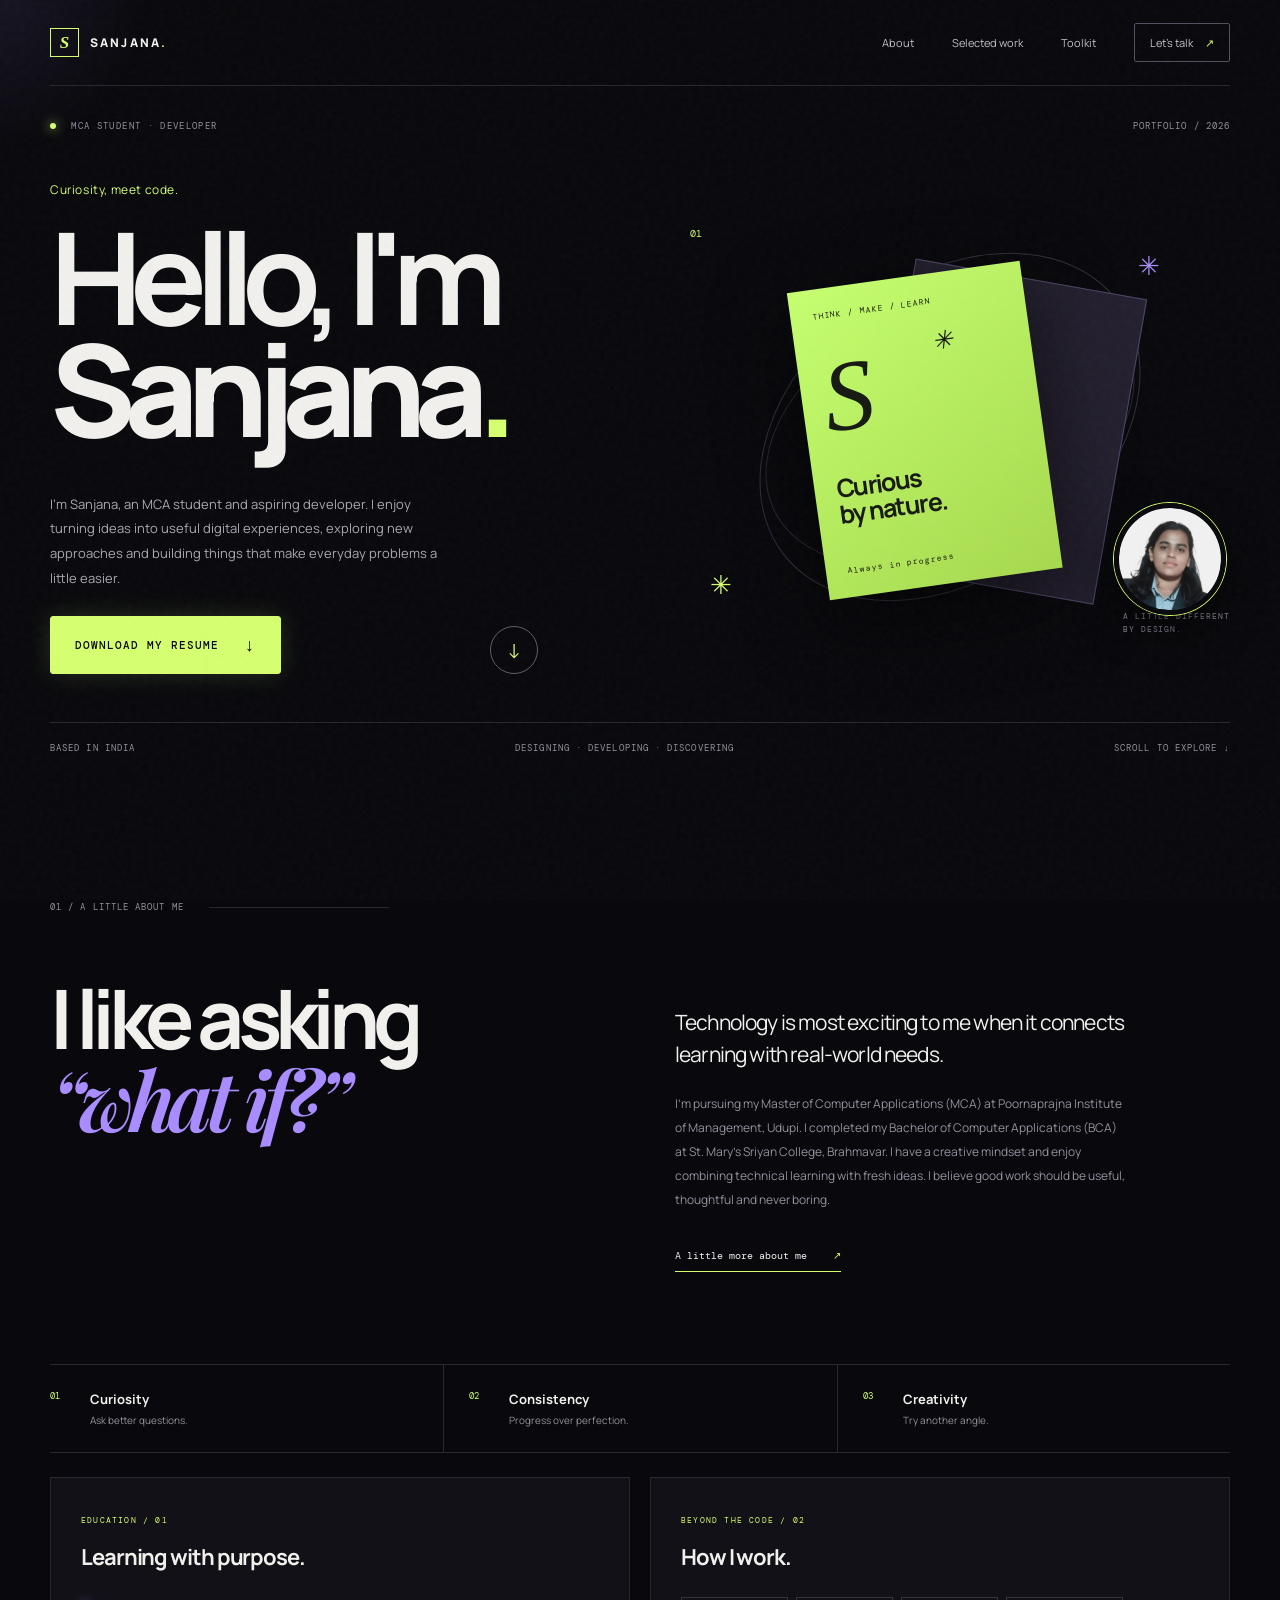
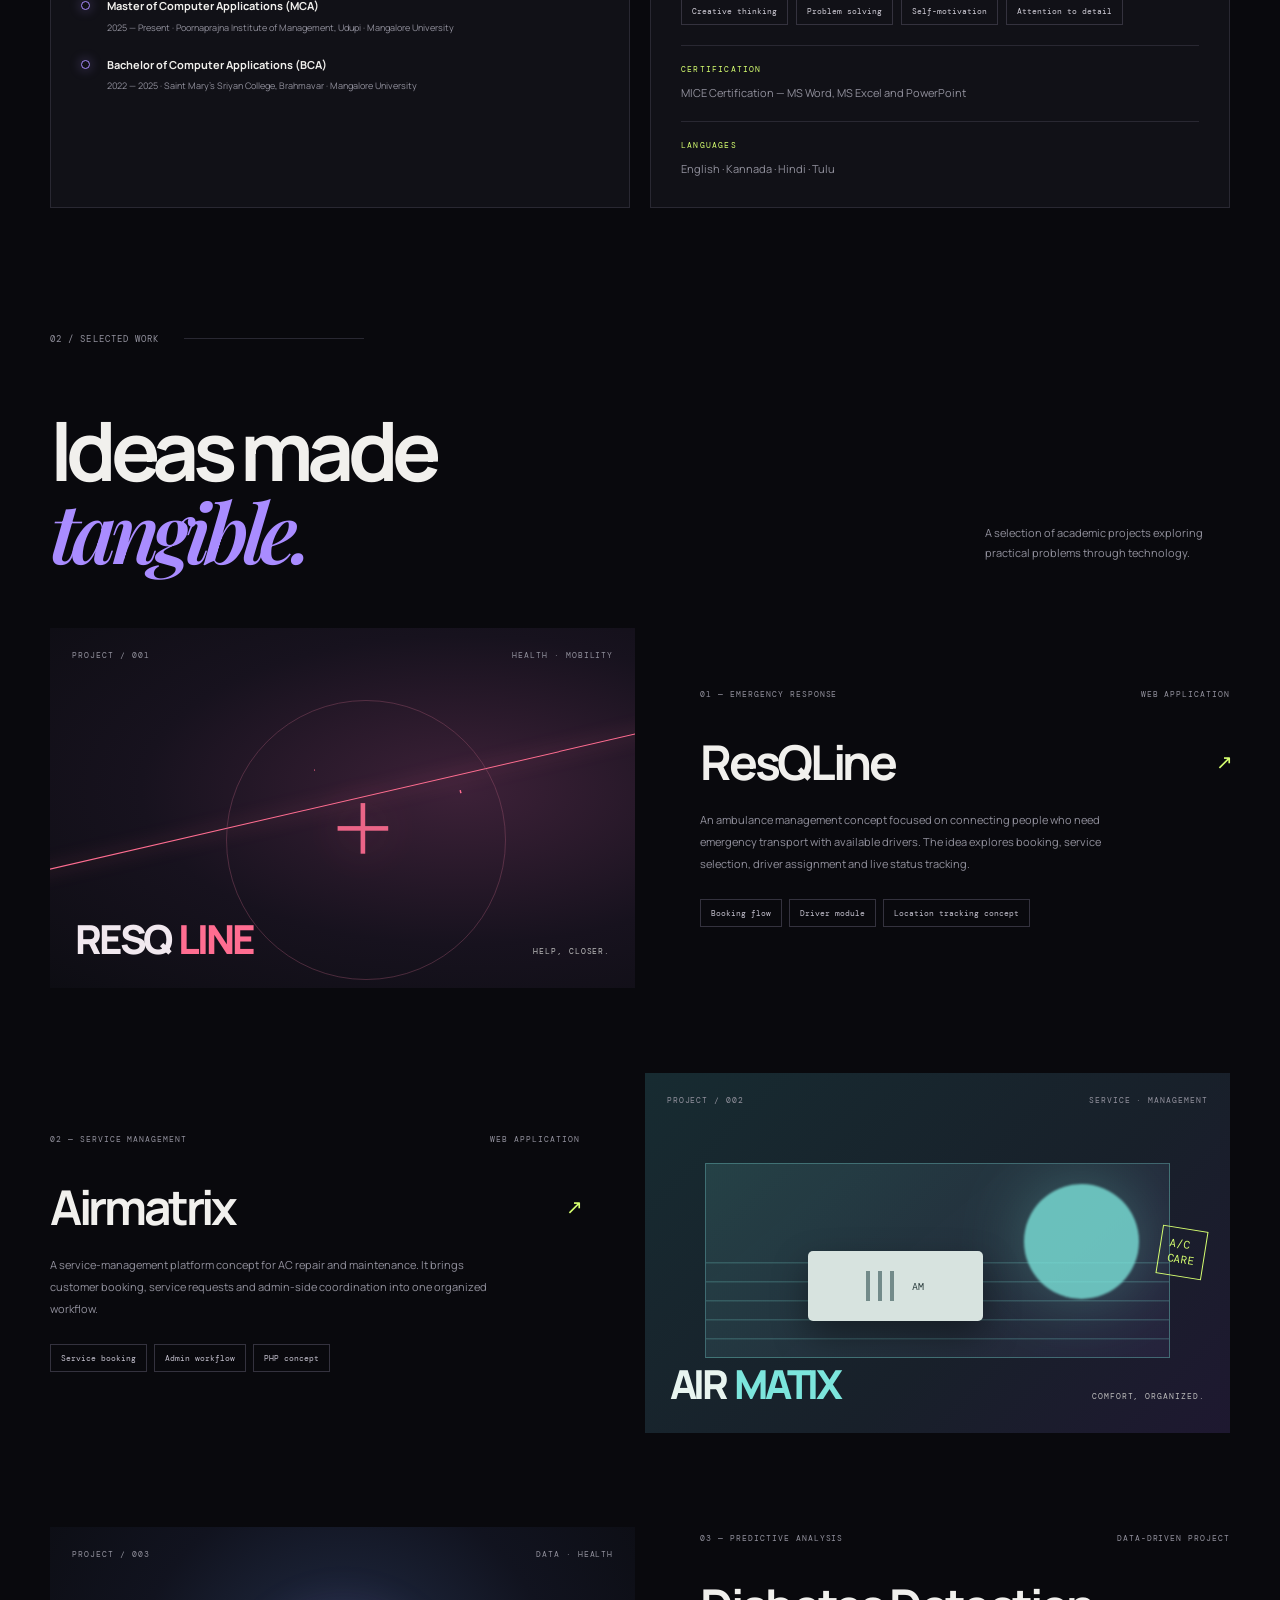
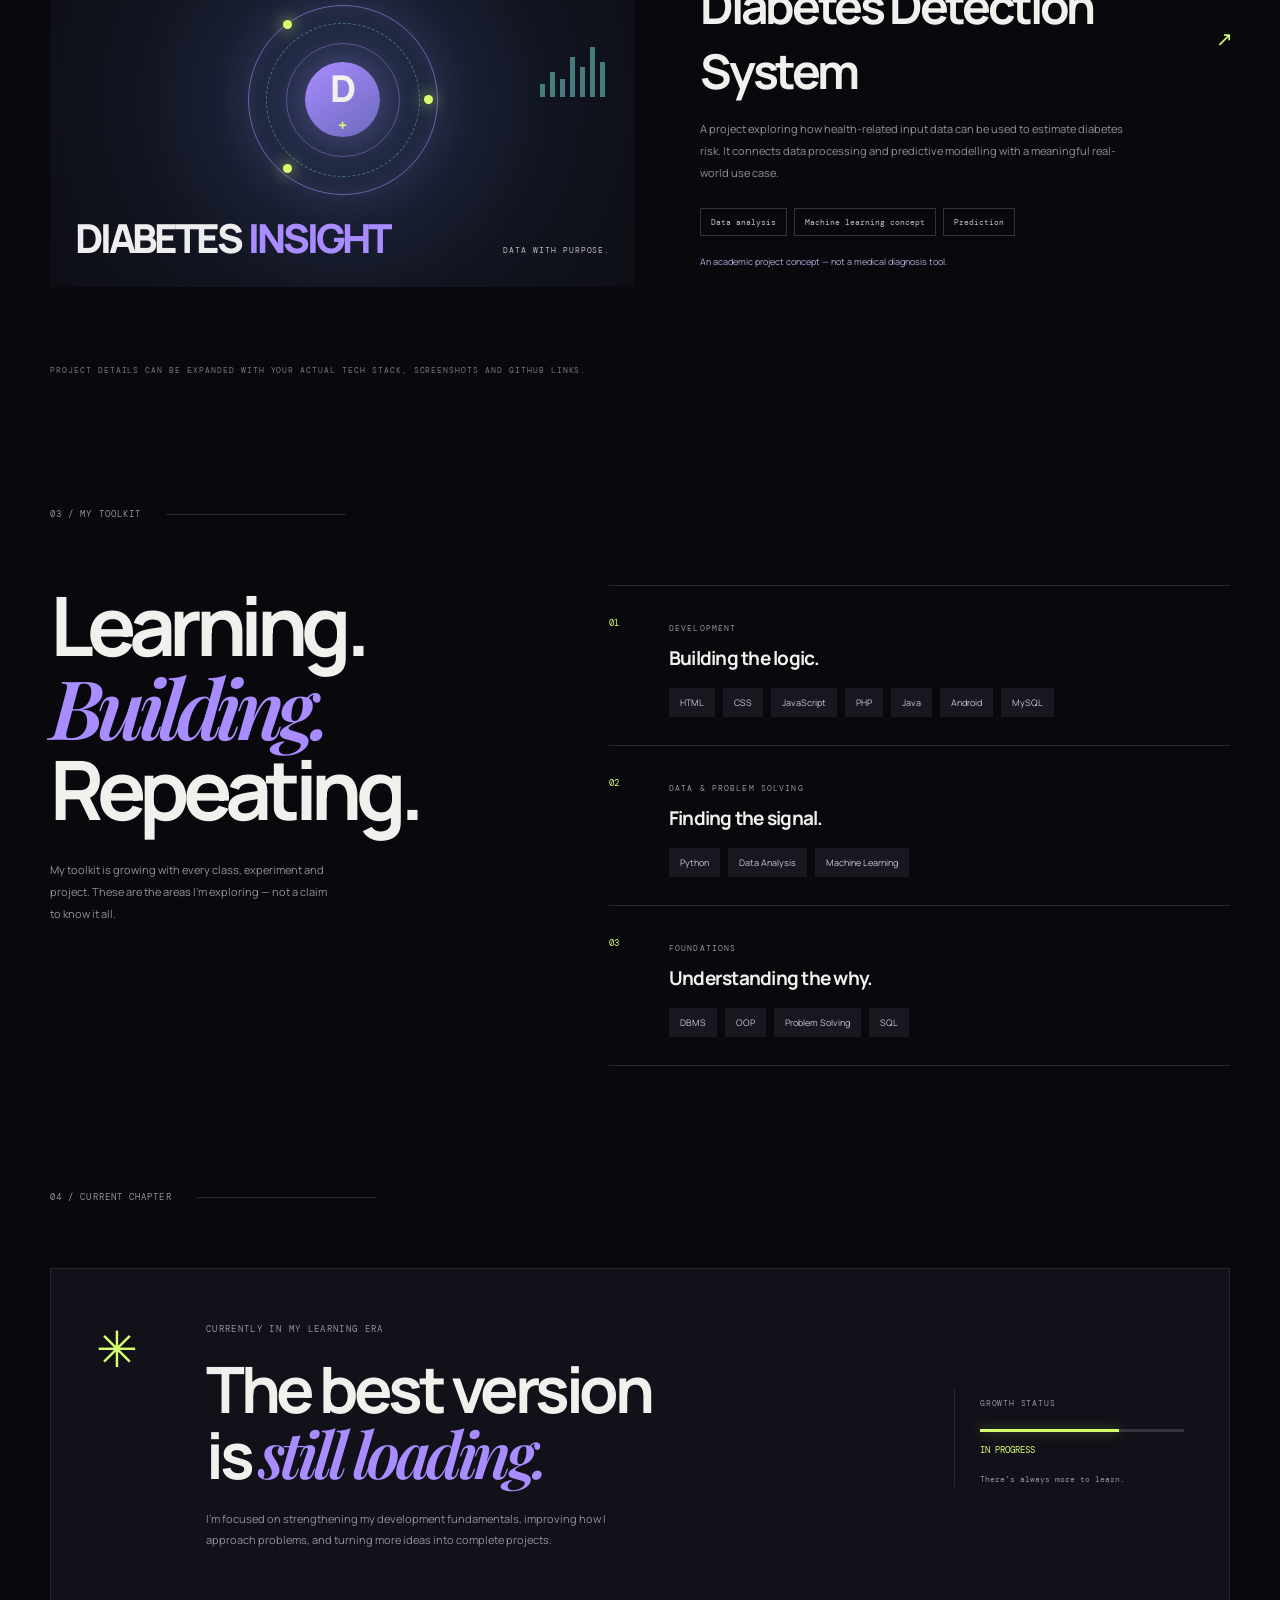
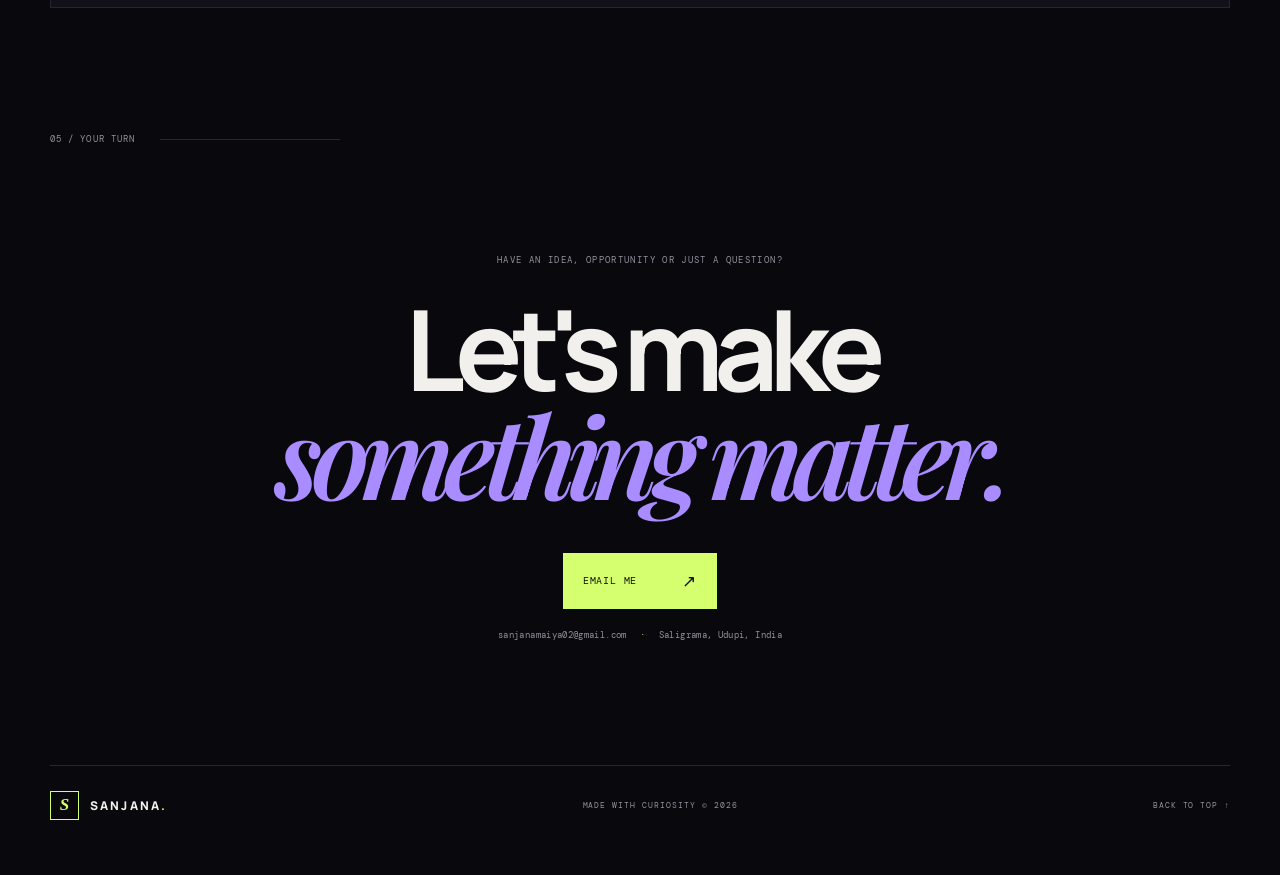
<file: index.html>
<!DOCTYPE html>
<html lang="en">
<head>
  <meta charset="UTF-8" />
  <meta name="viewport" content="width=device-width, initial-scale=1.0" />
  <meta name="theme-color" content="#09090d" />
  <meta name="description" content="Sanjana — MCA student at Poornaprajna Institute of Management, creative thinker and aspiring developer." />
  <title>Sanjana — Creative Thinker & Developer</title>
  <link rel="preconnect" href="https://fonts.googleapis.com">
  <link rel="preconnect" href="https://fonts.gstatic.com" crossorigin>
  <link href="https://fonts.googleapis.com/css2?family=DM+Mono:wght@400;500&family=Manrope:wght@400;500;600;700;800&family=Playfair+Display:ital,wght@1,600&display=swap" rel="stylesheet">
  <link rel="stylesheet" href="style.css" />
</head>
<body>
  <div class="noise" aria-hidden="true"></div>
  <div class="cursor-glow" aria-hidden="true"></div>
  <header class="site-header">
    <a class="brand" href="#home" aria-label="Sanjana home"><span class="brand-mark">S</span><span>SANJANA<span class="brand-dot">.</span></span></a>
    <button class="menu-toggle" aria-label="Toggle navigation" aria-expanded="false"><span></span><span></span></button>
    <nav class="nav" id="nav">
      <a href="#about">About</a><a href="#work">Selected work</a><a href="#toolkit">Toolkit</a><a href="#contact" class="nav-contact">Let's talk <span>↗</span></a>
    </nav>
  </header>

  <main>
    <section class="hero section-shell" id="home">
      <div class="hero-topline"><span class="eyebrow"><i class="status-dot"></i> MCA STUDENT · DEVELOPER</span><span class="hero-index">PORTFOLIO / 2026</span></div>
      <div class="hero-grid">
        <div class="hero-copy">
          <p class="hero-kicker reveal">Curiosity, meet code.</p>
          <h1 class="reveal">Hello, I'm<br><span class="name-wrap">Sanjana<span class="name-period">.</span></span></h1>
          <div class="hero-bottom reveal">
  <div>
    <p class="hero-description">
      I’m Sanjana, an MCA student and aspiring developer. I enjoy turning ideas into useful digital experiences, exploring new approaches and building things that make everyday problems a little easier.
    </p>

    <a class="resume-button" href="SANJANA_FlowCV_Resume_2026-10-30.pdf" download>
      DOWNLOAD MY RESUME <span>↓</span>
    </a>
  </div>

  <a class="round-link" href="#work" aria-label="Explore my work">
    <span>↓</span>
  </a>
</div>
   
        </div>
        <div class="hero-art reveal" aria-label="Abstract graphic composition">
          <div class="orbit orbit-one"></div><div class="orbit orbit-two"></div>
          <div class="art-cross cross-one">✳</div><div class="art-cross cross-two">✳</div>
          <div class="art-card card-back"><span>IDEAS</span><b>↗</b></div>
          <div class="art-card card-front"><small>THINK / MAKE / LEARN</small><div class="art-symbol">S<span>✳</span></div><strong>Curious<br>by nature.</strong><em>Always in progress</em></div>
          <div class="art-caption">A LITTLE DIFFERENT<br>BY DESIGN.</div>
        <img class="hero-photo" src="sanjana-profile.jpg" alt="Portrait of Sanjana">
          <span class="art-number">01</span>
        </div>
      </div>
      <div class="hero-footer"><span>BASED IN INDIA</span><span>DESIGNING · DEVELOPING · DISCOVERING</span><span>SCROLL TO EXPLORE ↓</span></div>
    </section>

    <section class="intro section-shell" id="about">
      <div class="section-label"><span>01 / A LITTLE ABOUT ME</span><span class="label-line"></span></div>
      <div class="intro-grid">
        <h2 class="section-heading reveal">I like asking<br><em>“what if?”</em></h2>
        <div class="intro-text reveal">
          <p class="large-copy">Technology is most exciting to me when it connects learning with real-world needs.</p>
          <p>I’m pursuing my Master of Computer Applications (MCA) at Poornaprajna Institute of Management, Udupi. I completed my Bachelor of Computer Applications (BCA) at St. Mary’s Sriyan College, Brahmavar. I have a creative mindset and enjoy combining technical learning with fresh ideas. I believe good work should be useful, thoughtful and never boring.</p>
          <a class="text-link" href="#contact">A little more about me <span>↗</span></a>
        </div>
      </div>
      <div class="values-strip">
        <div><span>01</span><b>Curiosity</b><small>Ask better questions.</small></div>
        <div><span>02</span><b>Consistency</b><small>Progress over perfection.</small></div>
        <div><span>03</span><b>Creativity</b><small>Try another angle.</small></div>
      </div>
      <div class="profile-details">
        <div class="detail-card education-card"><span class="detail-kicker">EDUCATION / 01</span><h3>Learning with purpose.</h3>
          <div class="education-item"><span class="timeline-dot"></span><div><b>Master of Computer Applications (MCA)</b><small>2025 — Present · Poornaprajna Institute of Management, Udupi · Mangalore University</small></div></div>
          <div class="education-item"><span class="timeline-dot"></span><div><b>Bachelor of Computer Applications (BCA)</b><small>2022 — 2025 · Saint Mary’s Sriyan College, Brahmavar · Mangalore University</small></div></div>
        </div>
        <div class="detail-card"><span class="detail-kicker">BEYOND THE CODE / 02</span><h3>How I work.</h3><div class="detail-pills"><span>Creative thinking</span><span>Problem solving</span><span>Self-motivation</span><span>Attention to detail</span></div><div class="detail-divider"></div><p class="detail-kicker">CERTIFICATION</p><p class="detail-copy">MICE Certification — MS Word, MS Excel and PowerPoint</p><div class="detail-divider"></div><p class="detail-kicker">LANGUAGES</p><p class="detail-copy">English · Kannada · Hindi · Tulu</p></div>
      </div>
    </section>

    <section class="work section-shell" id="work">
      <div class="section-label"><span>02 / SELECTED WORK</span><span class="label-line"></span></div>
      <div class="work-heading"><h2 class="section-heading reveal">Ideas made<br><em>tangible.</em></h2><p class="work-note reveal">A selection of academic projects exploring practical problems through technology.</p></div>
      <div class="project-list">
        <article class="project project-one reveal">
          <div class="project-visual rescue-visual"><div class="visual-top"><span>PROJECT / 001</span><span>HEALTH · MOBILITY</span></div><div class="pulse-line"></div><div class="rescue-cross">+</div><div class="visual-bottom"><span>RESQ</span><b>LINE</b><small>HELP, CLOSER.</small></div><span class="visual-orbit"></span></div>
          <div class="project-info"><div class="project-meta"><span>01 — EMERGENCY RESPONSE</span><span>WEB APPLICATION</span></div><h3>ResQLine<span>↗</span></h3><p>An ambulance management concept focused on connecting people who need emergency transport with available drivers. The idea explores booking, service selection, driver assignment and live status tracking.</p><div class="tag-row"><span>Booking flow</span><span>Driver module</span><span>Location tracking concept</span></div></div>
        </article>
        <article class="project project-two reveal">
          <div class="project-visual air-visual"><div class="visual-top"><span>PROJECT / 002</span><span>SERVICE · MANAGEMENT</span></div><div class="air-window"><div class="sun"></div><div class="air-lines"></div><div class="air-unit"><i></i><i></i><i></i><b>AM</b></div></div><div class="visual-bottom"><span>AIR</span><b>MATIX</b><small>COMFORT, ORGANIZED.</small></div><span class="air-stamp">A/C<br>CARE</span></div>
          <div class="project-info"><div class="project-meta"><span>02 — SERVICE MANAGEMENT</span><span>WEB APPLICATION</span></div><h3>Airmatrix<span>↗</span></h3><p>A service-management platform concept for AC repair and maintenance. It brings customer booking, service requests and admin-side coordination into one organized workflow.</p><div class="tag-row"><span>Service booking</span><span>Admin workflow</span><span>PHP concept</span></div></div>
        </article>
        <article class="project project-three reveal">
          <div class="project-visual diabetes-visual"><div class="visual-top"><span>PROJECT / 003</span><span>DATA · HEALTH</span></div><div class="data-orb"><div class="orb-ring"></div><div class="orb-core">D<span>+</span></div><div class="orb-point point-a"></div><div class="orb-point point-b"></div><div class="orb-point point-c"></div></div><div class="data-bars"><i></i><i></i><i></i><i></i><i></i><i></i><i></i></div><div class="visual-bottom"><span>DIABETES</span><b>INSIGHT</b><small>DATA WITH PURPOSE.</small></div></div>
          <div class="project-info"><div class="project-meta"><span>03 — PREDICTIVE ANALYSIS</span><span>DATA-DRIVEN PROJECT</span></div><h3>Diabetes Detection System<span>↗</span></h3><p>A project exploring how health-related input data can be used to estimate diabetes risk. It connects data processing and predictive modelling with a meaningful real-world use case.</p><div class="tag-row"><span>Data analysis</span><span>Machine learning concept</span><span>Prediction</span></div><p class="project-caveat">An academic project concept — not a medical diagnosis tool.</p></div>
        </article>
      </div>
      <p class="work-footnote">PROJECT DETAILS CAN BE EXPANDED WITH YOUR ACTUAL TECH STACK, SCREENSHOTS AND GITHUB LINKS.</p>
    </section>

    <section class="toolkit section-shell" id="toolkit">
      <div class="section-label"><span>03 / MY TOOLKIT</span><span class="label-line"></span></div>
      <div class="toolkit-grid"><div><h2 class="section-heading reveal">Learning.<br><em>Building.</em><br>Repeating.</h2><p class="toolkit-copy reveal">My toolkit is growing with every class, experiment and project. These are the areas I’m exploring — not a claim to know it all.</p></div>
        <div class="skill-board reveal">
          <div class="skill-group"><span class="skill-number">01</span><div><small>DEVELOPMENT</small><h3>Building the logic.</h3><div class="skill-chips"><span>HTML</span><span>CSS</span><span>JavaScript</span><span>PHP</span><span>Java</span><span>Android</span><span>MySQL</span></div></div></div>
          <div class="skill-group"><span class="skill-number">02</span><div><small>DATA & PROBLEM SOLVING</small><h3>Finding the signal.</h3><div class="skill-chips"><span>Python</span><span>Data Analysis</span><span>Machine Learning</span></div></div></div>
          <div class="skill-group"><span class="skill-number">03</span><div><small>FOUNDATIONS</small><h3>Understanding the why.</h3><div class="skill-chips"><span>DBMS</span><span>OOP</span><span>Problem Solving</span><span>SQL</span></div></div></div>
        </div>
      </div>
    </section>

    <section class="now section-shell">
      <div class="section-label"><span>04 / CURRENT CHAPTER</span><span class="label-line"></span></div>
      <div class="now-content"><div class="now-mark">✳</div><div><p class="eyebrow">CURRENTLY IN MY LEARNING ERA</p><h2 class="reveal">The best version<br>is <em>still loading.</em></h2><p>I’m focused on strengthening my development fundamentals, improving how I approach problems, and turning more ideas into complete projects.</p></div><div class="loading-card"><span>GROWTH STATUS</span><div class="loading-track"><i></i></div><b>IN PROGRESS</b><small>There’s always more to learn.</small></div></div>
    </section>

    <section class="contact section-shell" id="contact">
      <div class="section-label"><span>05 / YOUR TURN</span><span class="label-line"></span></div>
      <div class="contact-main"><p class="eyebrow reveal">HAVE AN IDEA, OPPORTUNITY OR JUST A QUESTION?</p><h2 class="reveal">Let's make<br><em>something matter.</em></h2><a class="contact-button" href="mailto:sanjanamaiya02@gmail.com">EMAIL ME <span>↗</span></a><p class="contact-details">sanjanamaiya02@gmail.com <span>·</span> Saligrama, Udupi, India</p></div>
      <footer class="footer"><a class="brand" href="#home"><span class="brand-mark">S</span><span>SANJANA<span class="brand-dot">.</span></span></a><span>MADE WITH CURIOSITY © <span id="year"></span></span><a href="#home">BACK TO TOP ↑</a></footer>
    </section>
  </main>
 <script src="script.js"></script>
</body>
</html>
</file>
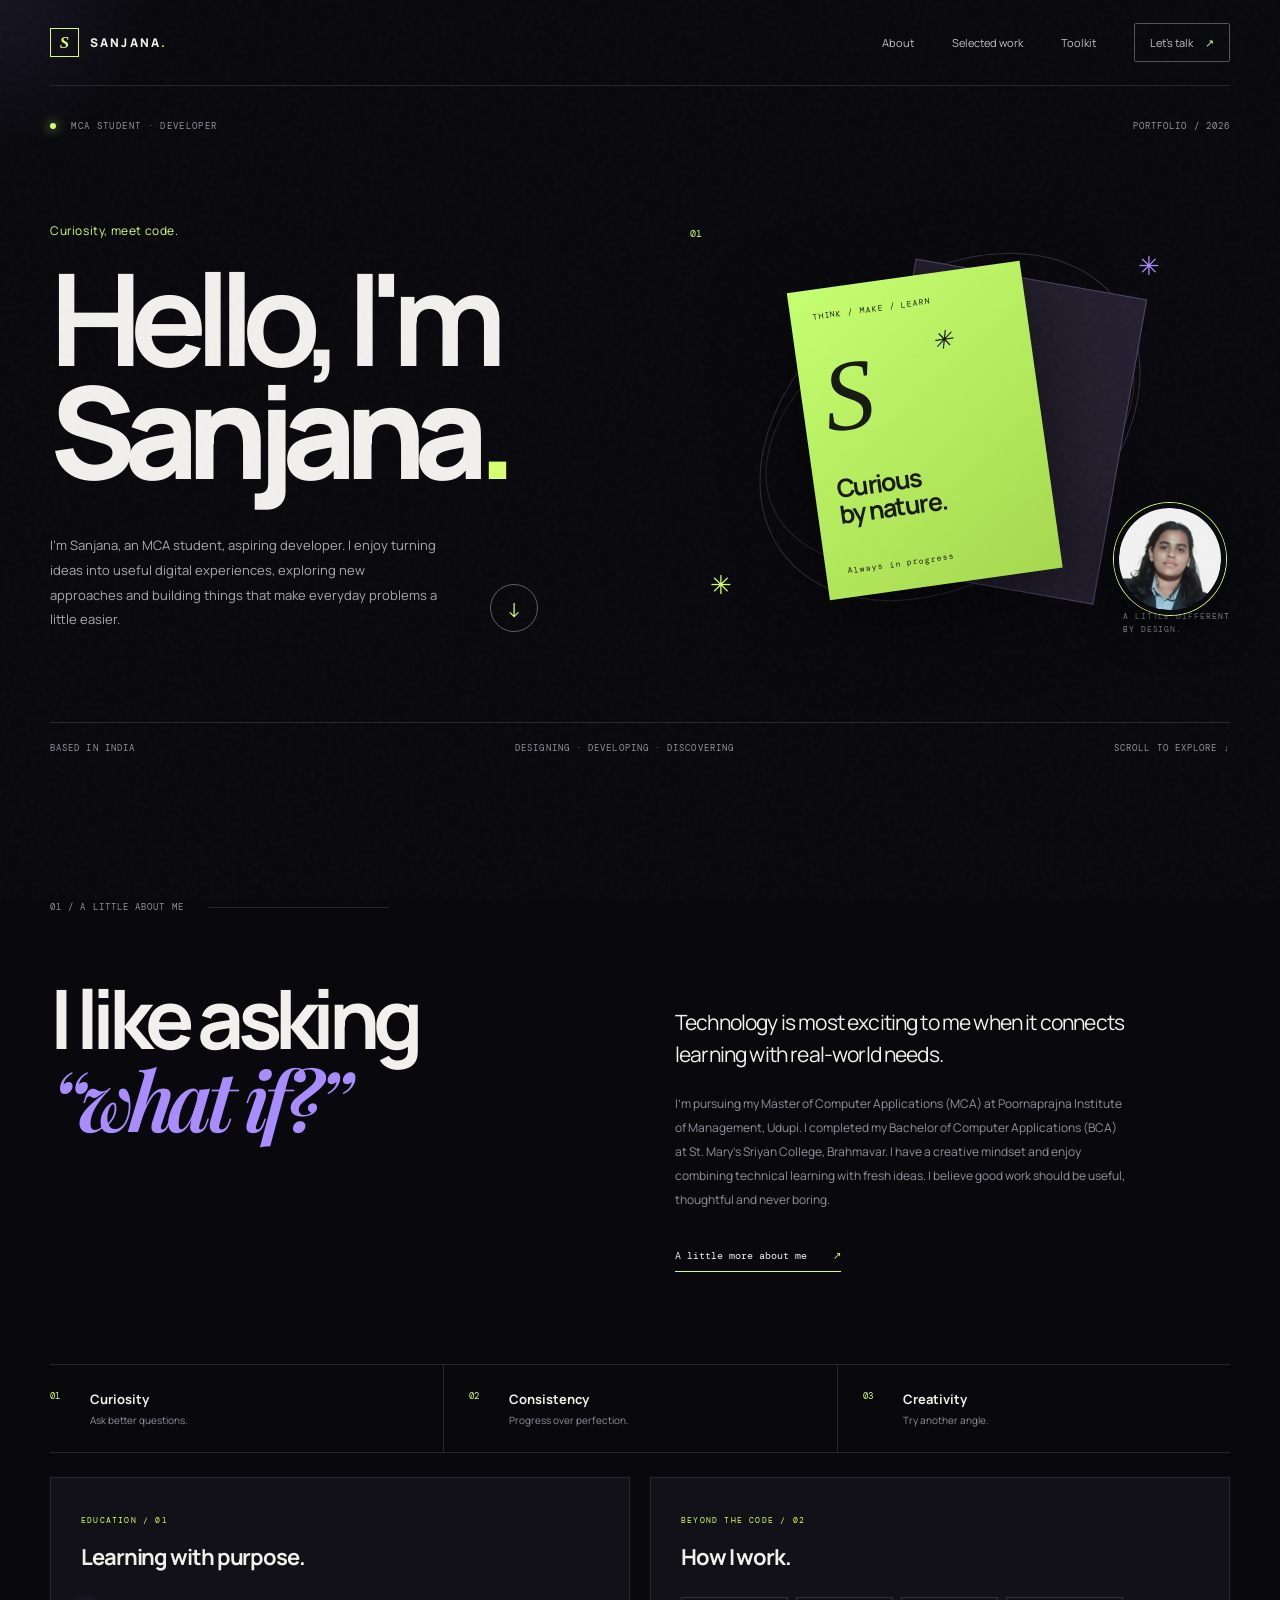
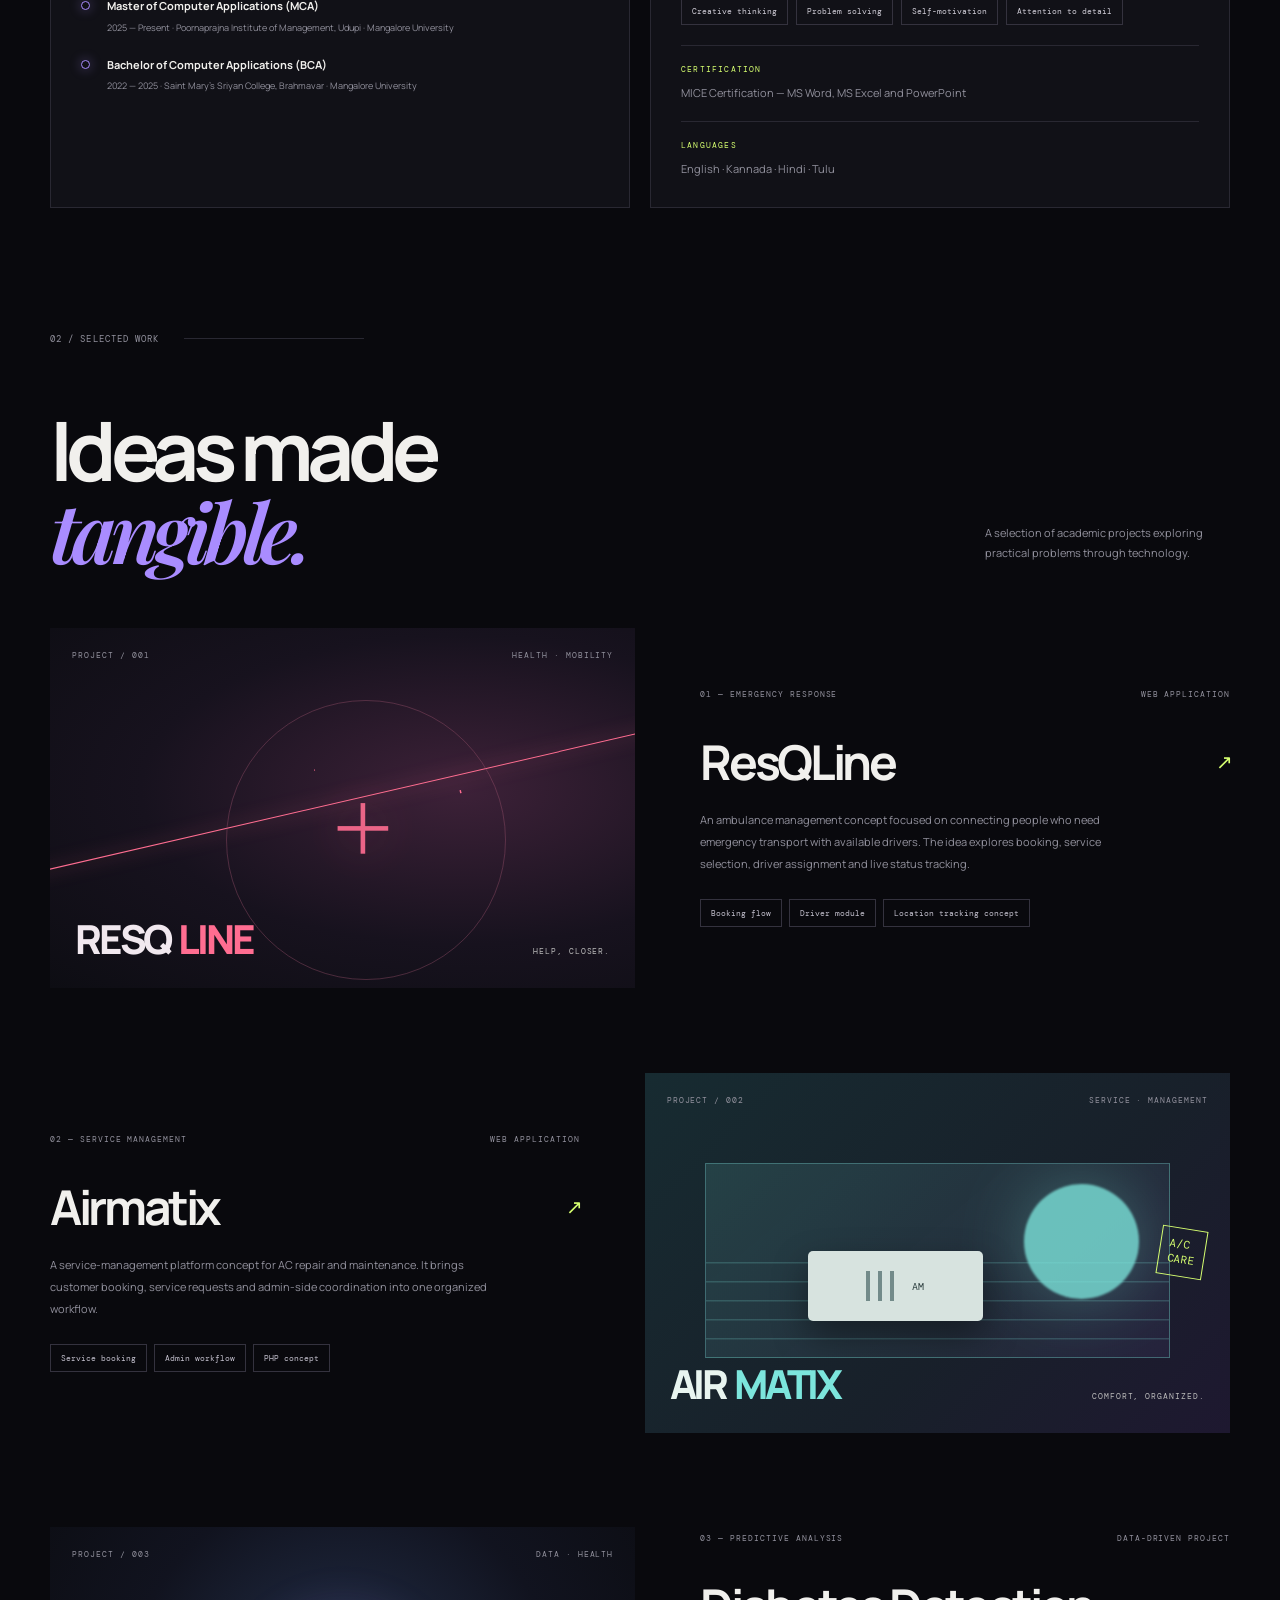
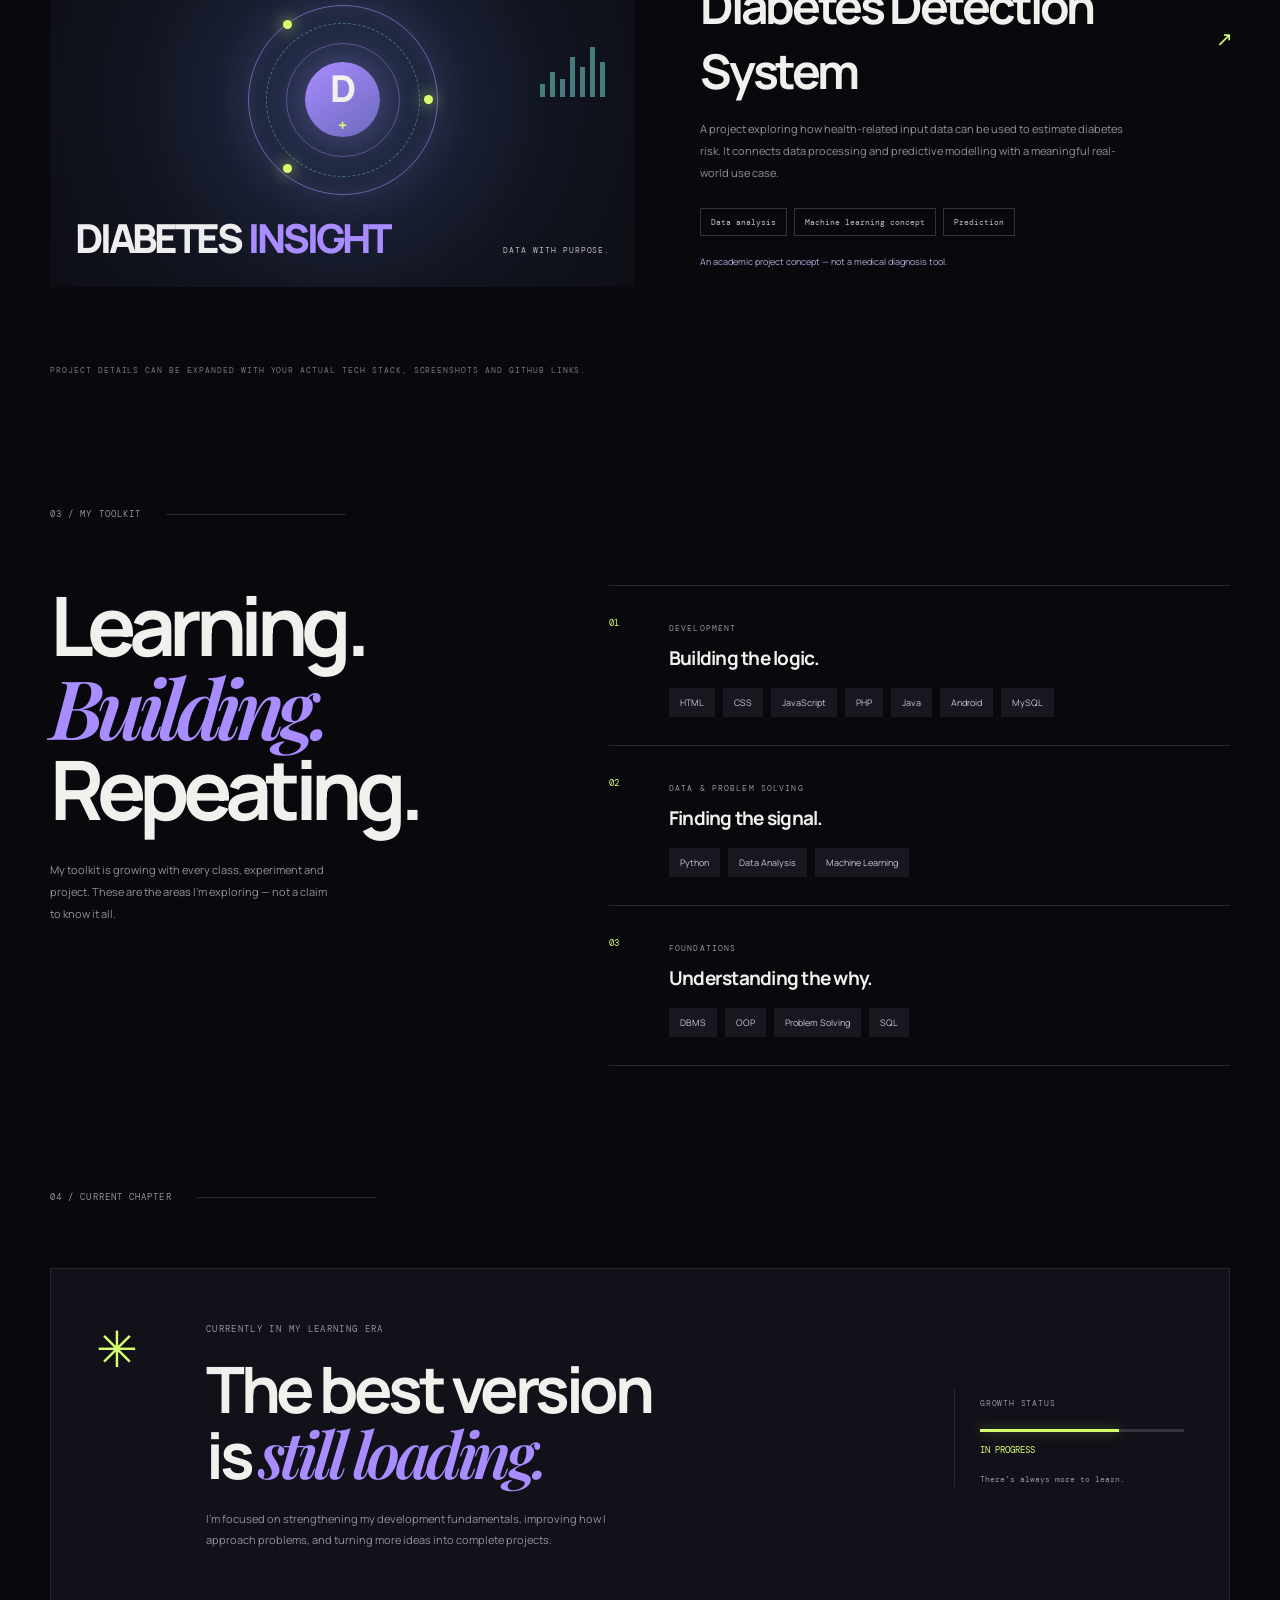
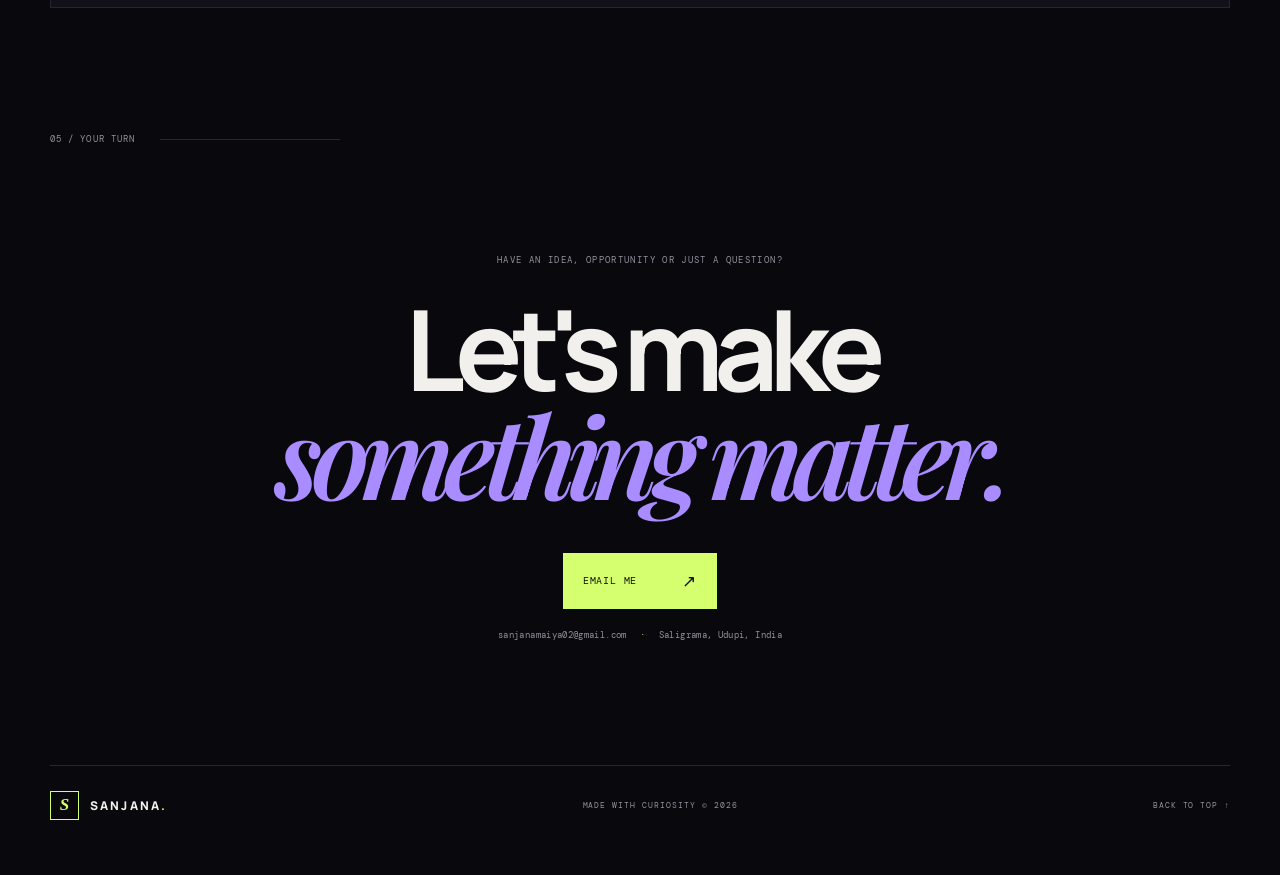
<file: sanjana-portfolio/index.html>
<!DOCTYPE html>
<html lang="en">
<head>
  <meta charset="UTF-8" />
  <meta name="viewport" content="width=device-width, initial-scale=1.0" />
  <meta name="theme-color" content="#09090d" />
  <meta name="description" content="Sanjana — MCA student at Poornaprajna Institute of Management, creative thinker and aspiring developer." />
  <title>Sanjana — Creative Thinker & Developer</title>
  <link rel="preconnect" href="https://fonts.googleapis.com">
  <link rel="preconnect" href="https://fonts.gstatic.com" crossorigin>
  <link href="https://fonts.googleapis.com/css2?family=DM+Mono:wght@400;500&family=Manrope:wght@400;500;600;700;800&family=Playfair+Display:ital,wght@1,600&display=swap" rel="stylesheet">
  <link rel="stylesheet" href="css/style.css" />
</head>
<body>
  <div class="noise" aria-hidden="true"></div>
  <div class="cursor-glow" aria-hidden="true"></div>
  <header class="site-header">
    <a class="brand" href="#home" aria-label="Sanjana home"><span class="brand-mark">S</span><span>SANJANA<span class="brand-dot">.</span></span></a>
    <button class="menu-toggle" aria-label="Toggle navigation" aria-expanded="false"><span></span><span></span></button>
    <nav class="nav" id="nav">
      <a href="#about">About</a><a href="#work">Selected work</a><a href="#toolkit">Toolkit</a><a href="#contact" class="nav-contact">Let's talk <span>↗</span></a>
    </nav>
  </header>

  <main>
    <section class="hero section-shell" id="home">
      <div class="hero-topline"><span class="eyebrow"><i class="status-dot"></i> MCA STUDENT · DEVELOPER</span><span class="hero-index">PORTFOLIO / 2026</span></div>
      <div class="hero-grid">
        <div class="hero-copy">
          <p class="hero-kicker reveal">Curiosity, meet code.</p>
          <h1 class="reveal">Hello, I'm<br><span class="name-wrap">Sanjana<span class="name-period">.</span></span></h1>
          <div class="hero-bottom reveal">
            <p class="hero-description">I’m Sanjana, an MCA student,  aspiring developer. I enjoy turning ideas into useful digital experiences, exploring new approaches and building things that make everyday problems a little easier.</p>
            <a class="round-link" href="#work" aria-label="Explore my work"><span>↓</span></a>
          </div>
        </div>
        <div class="hero-art reveal" aria-label="Abstract graphic composition">
          <div class="orbit orbit-one"></div><div class="orbit orbit-two"></div>
          <div class="art-cross cross-one">✳</div><div class="art-cross cross-two">✳</div>
          <div class="art-card card-back"><span>IDEAS</span><b>↗</b></div>
          <div class="art-card card-front"><small>THINK / MAKE / LEARN</small><div class="art-symbol">S<span>✳</span></div><strong>Curious<br>by nature.</strong><em>Always in progress</em></div>
          <div class="art-caption">A LITTLE DIFFERENT<br>BY DESIGN.</div>
          <img class="hero-photo" src="assets/sanjana-profile.jpg" alt="Portrait of Sanjana">
          <span class="art-number">01</span>
        </div>
      </div>
      <div class="hero-footer"><span>BASED IN INDIA</span><span>DESIGNING · DEVELOPING · DISCOVERING</span><span>SCROLL TO EXPLORE ↓</span></div>
    </section>

    <section class="intro section-shell" id="about">
      <div class="section-label"><span>01 / A LITTLE ABOUT ME</span><span class="label-line"></span></div>
      <div class="intro-grid">
        <h2 class="section-heading reveal">I like asking<br><em>“what if?”</em></h2>
        <div class="intro-text reveal">
          <p class="large-copy">Technology is most exciting to me when it connects learning with real-world needs.</p>
          <p>I’m pursuing my Master of Computer Applications (MCA) at Poornaprajna Institute of Management, Udupi. I completed my Bachelor of Computer Applications (BCA) at St. Mary’s Sriyan College, Brahmavar. I have a creative mindset and enjoy combining technical learning with fresh ideas. I believe good work should be useful, thoughtful and never boring.</p>
          <a class="text-link" href="#contact">A little more about me <span>↗</span></a>
        </div>
      </div>
      <div class="values-strip">
        <div><span>01</span><b>Curiosity</b><small>Ask better questions.</small></div>
        <div><span>02</span><b>Consistency</b><small>Progress over perfection.</small></div>
        <div><span>03</span><b>Creativity</b><small>Try another angle.</small></div>
      </div>
      <div class="profile-details">
        <div class="detail-card education-card"><span class="detail-kicker">EDUCATION / 01</span><h3>Learning with purpose.</h3>
          <div class="education-item"><span class="timeline-dot"></span><div><b>Master of Computer Applications (MCA)</b><small>2025 — Present · Poornaprajna Institute of Management, Udupi · Mangalore University</small></div></div>
          <div class="education-item"><span class="timeline-dot"></span><div><b>Bachelor of Computer Applications (BCA)</b><small>2022 — 2025 · Saint Mary’s Sriyan College, Brahmavar · Mangalore University</small></div></div>
        </div>
        <div class="detail-card"><span class="detail-kicker">BEYOND THE CODE / 02</span><h3>How I work.</h3><div class="detail-pills"><span>Creative thinking</span><span>Problem solving</span><span>Self-motivation</span><span>Attention to detail</span></div><div class="detail-divider"></div><p class="detail-kicker">CERTIFICATION</p><p class="detail-copy">MICE Certification — MS Word, MS Excel and PowerPoint</p><div class="detail-divider"></div><p class="detail-kicker">LANGUAGES</p><p class="detail-copy">English · Kannada · Hindi · Tulu</p></div>
      </div>
    </section>

    <section class="work section-shell" id="work">
      <div class="section-label"><span>02 / SELECTED WORK</span><span class="label-line"></span></div>
      <div class="work-heading"><h2 class="section-heading reveal">Ideas made<br><em>tangible.</em></h2><p class="work-note reveal">A selection of academic projects exploring practical problems through technology.</p></div>
      <div class="project-list">
        <article class="project project-one reveal">
          <div class="project-visual rescue-visual"><div class="visual-top"><span>PROJECT / 001</span><span>HEALTH · MOBILITY</span></div><div class="pulse-line"></div><div class="rescue-cross">+</div><div class="visual-bottom"><span>RESQ</span><b>LINE</b><small>HELP, CLOSER.</small></div><span class="visual-orbit"></span></div>
          <div class="project-info"><div class="project-meta"><span>01 — EMERGENCY RESPONSE</span><span>WEB APPLICATION</span></div><h3>ResQLine<span>↗</span></h3><p>An ambulance management concept focused on connecting people who need emergency transport with available drivers. The idea explores booking, service selection, driver assignment and live status tracking.</p><div class="tag-row"><span>Booking flow</span><span>Driver module</span><span>Location tracking concept</span></div></div>
        </article>
        <article class="project project-two reveal">
          <div class="project-visual air-visual"><div class="visual-top"><span>PROJECT / 002</span><span>SERVICE · MANAGEMENT</span></div><div class="air-window"><div class="sun"></div><div class="air-lines"></div><div class="air-unit"><i></i><i></i><i></i><b>AM</b></div></div><div class="visual-bottom"><span>AIR</span><b>MATIX</b><small>COMFORT, ORGANIZED.</small></div><span class="air-stamp">A/C<br>CARE</span></div>
          <div class="project-info"><div class="project-meta"><span>02 — SERVICE MANAGEMENT</span><span>WEB APPLICATION</span></div><h3>Airmatix<span>↗</span></h3><p>A service-management platform concept for AC repair and maintenance. It brings customer booking, service requests and admin-side coordination into one organized workflow.</p><div class="tag-row"><span>Service booking</span><span>Admin workflow</span><span>PHP concept</span></div></div>
        </article>
        <article class="project project-three reveal">
          <div class="project-visual diabetes-visual"><div class="visual-top"><span>PROJECT / 003</span><span>DATA · HEALTH</span></div><div class="data-orb"><div class="orb-ring"></div><div class="orb-core">D<span>+</span></div><div class="orb-point point-a"></div><div class="orb-point point-b"></div><div class="orb-point point-c"></div></div><div class="data-bars"><i></i><i></i><i></i><i></i><i></i><i></i><i></i></div><div class="visual-bottom"><span>DIABETES</span><b>INSIGHT</b><small>DATA WITH PURPOSE.</small></div></div>
          <div class="project-info"><div class="project-meta"><span>03 — PREDICTIVE ANALYSIS</span><span>DATA-DRIVEN PROJECT</span></div><h3>Diabetes Detection System<span>↗</span></h3><p>A project exploring how health-related input data can be used to estimate diabetes risk. It connects data processing and predictive modelling with a meaningful real-world use case.</p><div class="tag-row"><span>Data analysis</span><span>Machine learning concept</span><span>Prediction</span></div><p class="project-caveat">An academic project concept — not a medical diagnosis tool.</p></div>
        </article>
      </div>
      <p class="work-footnote">PROJECT DETAILS CAN BE EXPANDED WITH YOUR ACTUAL TECH STACK, SCREENSHOTS AND GITHUB LINKS.</p>
    </section>

    <section class="toolkit section-shell" id="toolkit">
      <div class="section-label"><span>03 / MY TOOLKIT</span><span class="label-line"></span></div>
      <div class="toolkit-grid"><div><h2 class="section-heading reveal">Learning.<br><em>Building.</em><br>Repeating.</h2><p class="toolkit-copy reveal">My toolkit is growing with every class, experiment and project. These are the areas I’m exploring — not a claim to know it all.</p></div>
        <div class="skill-board reveal">
          <div class="skill-group"><span class="skill-number">01</span><div><small>DEVELOPMENT</small><h3>Building the logic.</h3><div class="skill-chips"><span>HTML</span><span>CSS</span><span>JavaScript</span><span>PHP</span><span>Java</span><span>Android</span><span>MySQL</span></div></div></div>
          <div class="skill-group"><span class="skill-number">02</span><div><small>DATA & PROBLEM SOLVING</small><h3>Finding the signal.</h3><div class="skill-chips"><span>Python</span><span>Data Analysis</span><span>Machine Learning</span></div></div></div>
          <div class="skill-group"><span class="skill-number">03</span><div><small>FOUNDATIONS</small><h3>Understanding the why.</h3><div class="skill-chips"><span>DBMS</span><span>OOP</span><span>Problem Solving</span><span>SQL</span></div></div></div>
        </div>
      </div>
    </section>

    <section class="now section-shell">
      <div class="section-label"><span>04 / CURRENT CHAPTER</span><span class="label-line"></span></div>
      <div class="now-content"><div class="now-mark">✳</div><div><p class="eyebrow">CURRENTLY IN MY LEARNING ERA</p><h2 class="reveal">The best version<br>is <em>still loading.</em></h2><p>I’m focused on strengthening my development fundamentals, improving how I approach problems, and turning more ideas into complete projects.</p></div><div class="loading-card"><span>GROWTH STATUS</span><div class="loading-track"><i></i></div><b>IN PROGRESS</b><small>There’s always more to learn.</small></div></div>
    </section>

    <section class="contact section-shell" id="contact">
      <div class="section-label"><span>05 / YOUR TURN</span><span class="label-line"></span></div>
      <div class="contact-main"><p class="eyebrow reveal">HAVE AN IDEA, OPPORTUNITY OR JUST A QUESTION?</p><h2 class="reveal">Let's make<br><em>something matter.</em></h2><a class="contact-button" href="mailto:sanjanamaiya02@gmail.com">EMAIL ME <span>↗</span></a><p class="contact-details">sanjanamaiya02@gmail.com <span>·</span> Saligrama, Udupi, India</p></div>
      <footer class="footer"><a class="brand" href="#home"><span class="brand-mark">S</span><span>SANJANA<span class="brand-dot">.</span></span></a><span>MADE WITH CURIOSITY © <span id="year"></span></span><a href="#home">BACK TO TOP ↑</a></footer>
    </section>
  </main>
  <script src="js/script.js"></script>
</body>
</html>
</file>
<file: style.css>
:root{--bg:#09090d;--panel:#111117;--panel2:#17171f;--text:#f1f0ed;--muted:#92919d;--line:#292832;--lime:#d6ff70;--violet:#a98cff;--cyan:#7ce5dc;--mono:"DM Mono",monospace;--sans:"Manrope",sans-serif}
*{box-sizing:border-box}html{scroll-behavior:smooth}body{margin:0;background:var(--bg);color:var(--text);font-family:var(--sans);overflow-x:hidden}a{color:inherit;text-decoration:none}::selection{background:var(--lime);color:#09090d}.noise{position:fixed;inset:0;pointer-events:none;z-index:10;opacity:.035;background-image:url("data:image/svg+xml,%3Csvg viewBox='0 0 180 180' xmlns='http://www.w3.org/2000/svg'%3E%3Cfilter id='n'%3E%3CfeTurbulence type='fractalNoise' baseFrequency='.9' numOctaves='3' stitchTiles='stitch'/%3E%3C/filter%3E%3Crect width='100%25' height='100%25' filter='url(%23n)' opacity='.8'/%3E%3C/svg%3E")}.cursor-glow{position:fixed;width:320px;height:320px;border-radius:50%;background:radial-gradient(circle,rgba(169,140,255,.09),transparent 68%);pointer-events:none;z-index:0;transform:translate(-50%,-50%)}.site-header,.section-shell{width:min(1180px,calc(100% - 80px));margin:auto}.site-header{height:86px;display:flex;align-items:center;justify-content:space-between;border-bottom:1px solid var(--line);position:relative;z-index:20}.brand{display:flex;align-items:center;gap:11px;font-size:12px;font-weight:800;letter-spacing:.18em}.brand-mark{width:29px;height:29px;border:1px solid var(--lime);color:var(--lime);display:grid;place-items:center;font-family:Georgia;font-size:17px;font-style:italic;letter-spacing:0}.brand-dot,.name-period{color:var(--lime)}.nav{display:flex;align-items:center;gap:38px;font-size:11px;color:#c2c0c9}.nav a{transition:color .25s}.nav a:hover{color:var(--lime)}.nav-contact{border:1px solid #55515e;padding:11px 15px;border-radius:2px}.nav-contact span{color:var(--lime);padding-left:10px}.menu-toggle{display:none;background:none;border:0}.hero{padding-top:34px}.hero-topline,.hero-footer,.section-label,.project-meta,.visual-top{display:flex;justify-content:space-between;align-items:center;font:9px var(--mono);letter-spacing:.12em;color:var(--muted)}.eyebrow{font:9px var(--mono);letter-spacing:.15em;color:var(--muted)}.status-dot{display:inline-block;width:6px;height:6px;border-radius:50%;background:var(--lime);margin-right:9px;box-shadow:0 0 12px var(--lime)}.hero-grid{display:grid;grid-template-columns:1.05fr .95fr;align-items:center;min-height:590px}.hero-kicker{color:var(--lime);font-size:12px;letter-spacing:.05em;margin:0 0 22px}.hero h1{font-size:clamp(76px,10vw,142px);line-height:.88;letter-spacing:-.095em;margin:0;font-weight:700}.name-wrap{font-weight:800}.hero-bottom{display:flex;align-items:flex-end;gap:50px;margin-top:47px}.hero-description{max-width:390px;color:#aaa8b2;font-size:13px;line-height:1.9;margin:0}.round-link{width:48px;height:48px;border:1px solid #615d6b;border-radius:50%;display:grid;place-items:center;color:var(--lime);font-size:20px;flex-shrink:0;transition:.3s}.round-link:hover{background:var(--lime);color:#111;transform:translateY(4px)}.hero-art{height:480px;position:relative;display:grid;place-items:center}.orbit{position:absolute;border:1px solid #292632;border-radius:50%;transform:rotate(-25deg)}.orbit-one{width:390px;height:250px}.orbit-two{width:300px;height:420px;transform:rotate(53deg);border-color:#33303e}.art-card{position:absolute;width:235px;height:310px;padding:22px;display:flex;flex-direction:column;justify-content:space-between}.card-back{background:#24202f;transform:rotate(10deg) translate(55px,-5px);border:1px solid #514668;color:var(--violet)}.card-back span,.card-back b{font:10px var(--mono)}.card-front{background:linear-gradient(145deg,#c6ff70,#a6d94e);color:#171a12;transform:rotate(-8deg) translate(-25px,0);box-shadow:0 25px 80px #0009}.card-front small,.card-front em{font:8px var(--mono);letter-spacing:.12em}.art-symbol{font-size:100px;font-family:Georgia;font-style:italic;line-height:.8;position:relative}.art-symbol span{font-size:25px;position:absolute;top:-12px;right:55px}.card-front strong{font-size:25px;line-height:1.05;letter-spacing:-.06em}.card-front em{font-style:normal}.art-cross{position:absolute;color:var(--violet);font-size:26px}.cross-one{top:60px;right:70px}.cross-two{bottom:65px;left:40px;color:var(--lime)}.art-caption{position:absolute;bottom:30px;right:0;font:8px/1.7 var(--mono);letter-spacing:.12em;color:var(--muted)}.art-number{position:absolute;top:40px;left:20px;font:10px var(--mono);color:var(--lime)}.hero-footer{border-top:1px solid var(--line);padding:19px 0 22px}.intro,.work,.toolkit,.now,.contact{padding-top:125px}.section-label{justify-content:flex-start;gap:25px}.label-line{height:1px;background:var(--line);width:100%;max-width:180px}.intro-grid{display:grid;grid-template-columns:1fr 1fr;gap:70px;margin-top:65px}.section-heading{font-size:clamp(48px,6.5vw,82px);line-height:.98;letter-spacing:-.08em;margin:0;font-weight:700}.section-heading em,.contact h2 em,.now h2 em{font-family:"Playfair Display",serif;font-weight:600;color:var(--violet)}.intro-text{max-width:450px;padding-top:8px}.large-copy{font-size:21px;line-height:1.5;letter-spacing:-.04em}.intro-text>p:not(.large-copy){font-size:12px;line-height:2;color:var(--muted);margin:22px 0 30px}.text-link{font:10px var(--mono);border-bottom:1px solid var(--lime);padding-bottom:9px}.text-link span{color:var(--lime);padding-left:20px}.values-strip{margin-top:100px;border-top:1px solid var(--line);border-bottom:1px solid var(--line);display:grid;grid-template-columns:repeat(3,1fr)}.values-strip>div{padding:25px 25px 25px 0;display:grid;grid-template-columns:35px 1fr;gap:5px}.values-strip>div+div{border-left:1px solid var(--line);padding-left:25px}.values-strip span{grid-row:span 2;font:9px var(--mono);color:var(--lime)}.values-strip b{font-size:13px}.values-strip small{font-size:10px;color:var(--muted)}.work-heading{display:flex;justify-content:space-between;align-items:flex-end;margin:65px 0 55px}.work-note{max-width:245px;color:var(--muted);font-size:11px;line-height:1.8}.project-list{display:grid;gap:85px}.project{display:grid;grid-template-columns:1.05fr .95fr;gap:65px;align-items:center}.project:nth-child(even){grid-template-columns:.95fr 1.05fr}.project:nth-child(even) .project-visual{order:2}.project-visual{height:360px;position:relative;overflow:hidden;padding:22px;background:#15141d}.visual-top{position:relative;z-index:2;font-size:8px}.visual-bottom{position:absolute;bottom:22px;left:25px;right:25px;display:flex;align-items:baseline;gap:8px;font-size:40px;letter-spacing:-.08em;font-weight:800}.visual-bottom b{font-weight:800}.visual-bottom small{font:8px var(--mono);letter-spacing:.12em;margin-left:auto;color:#bbb}.rescue-visual{background:radial-gradient(ellipse at 70% 45%,#3d2138,#17121e 55%,#0d0d13)}.rescue-visual .visual-bottom{color:#f1e8ef}.rescue-visual .visual-bottom b{color:#ff6d91}.pulse-line{position:absolute;top:48%;left:-5%;width:110%;height:1px;background:#ff6d91;box-shadow:0 0 18px #ff6d91;transform:rotate(-13deg)}.pulse-line:after{content:"";position:absolute;left:40%;top:-38px;width:180px;height:75px;border-top:2px solid #ff6d91;border-right:2px solid #ff6d91;clip-path:polygon(0 70%,15% 70%,24% 0,34% 100%,43% 48%,53% 70%,100% 70%,100% 74%,54% 74%,43% 55%,34% 100%,24% 9%,16% 74%,0 74%)}.rescue-cross{position:absolute;top:34%;left:48%;font-size:110px;color:#ff6d91;font-weight:200;opacity:.9;text-shadow:0 0 50px #ff6d9166}.visual-orbit{position:absolute;width:280px;height:280px;border:1px solid #9d536f66;border-radius:50%;top:20%;left:30%}.air-visual{background:linear-gradient(135deg,#172b31,#18202a 60%,#1e1830)}.air-window{position:absolute;inset:90px 60px 75px;border:1px solid #7ce5dc55;background:linear-gradient(140deg,#7ce5dc22,#a98cff11);overflow:hidden}.sun{position:absolute;width:115px;height:115px;background:#7ce5dc;border-radius:50%;right:30px;top:20px;filter:blur(1px);opacity:.8;box-shadow:0 0 70px #7ce5dc66}.air-lines{position:absolute;bottom:0;width:100%;height:50%;background:repeating-linear-gradient(0deg,transparent 0 17px,#7ce5dc33 18px 19px)}.air-unit{position:absolute;width:175px;height:70px;background:#d7e3df;top:45%;left:22%;border-radius:5px;box-shadow:0 15px 35px #0006;display:flex;align-items:center;justify-content:center;gap:8px}.air-unit i{width:4px;height:30px;background:#738b8a}.air-unit b{font:10px var(--mono);color:#283a3b;margin-left:10px}.air-stamp{position:absolute;right:25px;top:43%;font:11px/1.4 var(--mono);color:var(--lime);transform:rotate(9deg);border:1px solid var(--lime);padding:8px}.air-visual .visual-bottom{color:#e8f5f0}.air-visual .visual-bottom b{color:var(--cyan)}.diabetes-visual{background:radial-gradient(circle at 50% 48%,#24314c,#11131f 62%,#0d0e15)}.data-orb{position:absolute;width:190px;height:190px;left:50%;top:48%;transform:translate(-50%,-50%);display:grid;place-items:center}.orb-ring{position:absolute;inset:0;border:1px solid #a98cff99;border-radius:50%;box-shadow:0 0 45px #a98cff22,inset 0 0 35px #a98cff22}.orb-ring:before,.orb-ring:after{content:"";position:absolute;inset:17px;border:1px dashed #7ce5dc66;border-radius:50%}.orb-ring:after{inset:37px;border-style:solid;border-color:#a98cff66}.orb-core{width:75px;height:75px;border-radius:50%;background:linear-gradient(145deg,#a98cff,#6c69bd);display:grid;place-items:center;font-size:37px;font-weight:800;box-shadow:0 0 50px #a98cff66}.orb-core span{font-size:16px;color:var(--lime)}.orb-point{position:absolute;width:9px;height:9px;background:var(--lime);border-radius:50%;box-shadow:0 0 15px var(--lime)}.point-a{top:15px;left:35px}.point-b{right:5px;top:90px}.point-c{bottom:22px;left:35px}.data-bars{position:absolute;right:30px;top:120px;display:flex;gap:5px;align-items:end;height:50px;opacity:.5}.data-bars i{width:5px;background:var(--cyan);height:25%}.data-bars i:nth-child(2){height:50%}.data-bars i:nth-child(3){height:35%}.data-bars i:nth-child(4){height:80%}.data-bars i:nth-child(5){height:60%}.data-bars i:nth-child(6){height:100%}.data-bars i:nth-child(7){height:70%}.diabetes-visual .visual-bottom{color:#eee}.diabetes-visual .visual-bottom b{color:var(--violet)}.project-info{padding:15px 0}.project-meta{font-size:8px}.project-info h3{font-size:clamp(32px,4vw,48px);letter-spacing:-.07em;margin:30px 0 15px;display:flex;justify-content:space-between;align-items:center}.project-info h3 span{font-size:20px;color:var(--lime);font-weight:400}.project-info>p{font-size:11px;line-height:2;color:var(--muted);max-width:440px}.tag-row{display:flex;flex-wrap:wrap;gap:7px;margin-top:24px}.tag-row span{font:8px var(--mono);color:#c3c0cd;border:1px solid #34323e;padding:8px 10px}.project-info .project-caveat{font-size:9px;color:#b8a7dd;margin-top:17px}.work-footnote{font:8px var(--mono);letter-spacing:.12em;color:#777480;margin-top:70px}.toolkit-grid{display:grid;grid-template-columns:.85fr 1.15fr;gap:100px;margin-top:65px}.toolkit-copy{font-size:11px;line-height:2;color:var(--muted);max-width:280px;margin-top:30px}.skill-board{border-top:1px solid var(--line)}.skill-group{display:grid;grid-template-columns:45px 1fr;gap:15px;padding:28px 0;border-bottom:1px solid var(--line)}.skill-number{font:9px var(--mono);color:var(--lime);padding-top:3px}.skill-group small{font:8px var(--mono);letter-spacing:.14em;color:var(--muted)}.skill-group h3{font-size:19px;letter-spacing:-.04em;margin:9px 0 17px}.skill-chips{display:flex;flex-wrap:wrap;gap:8px}.skill-chips span{background:var(--panel2);padding:8px 11px;font-size:9px;color:#c9c6d0}.now-content{display:grid;grid-template-columns:80px 1fr 230px;gap:30px;align-items:center;margin-top:65px;padding:45px;background:#121119;border:1px solid #282531}.now-mark{font-size:50px;color:var(--lime);align-self:start}.now h2{font-size:clamp(42px,5vw,65px);line-height:1;letter-spacing:-.07em;margin:22px 0}.now-content>div:nth-child(2)>p:last-child{font-size:11px;line-height:1.9;color:var(--muted);max-width:420px}.loading-card{border-left:1px solid var(--line);padding-left:25px}.loading-card>span,.loading-card small{font:8px var(--mono);color:var(--muted);letter-spacing:.1em}.loading-track{height:3px;background:#33313c;margin:18px 0 12px}.loading-track i{display:block;width:68%;height:100%;background:var(--lime);box-shadow:0 0 12px #d6ff7066}.loading-card b{font:9px var(--mono);color:var(--lime);display:block;margin-bottom:9px}.loading-card small{letter-spacing:0}.contact{padding-bottom:30px}.contact-main{padding:100px 0 115px;text-align:center}.contact-main .eyebrow{margin-bottom:30px}.contact h2{font-size:clamp(58px,9vw,112px);line-height:.94;letter-spacing:-.09em;margin:0 0 42px}.contact-button{display:inline-flex;align-items:center;gap:45px;background:var(--lime);color:#10120c;padding:17px 20px;font:10px var(--mono);letter-spacing:.08em;transition:.3s}.contact-button:hover{transform:translateY(-4px);box-shadow:0 10px 35px #d6ff7033}.contact-button span{font-size:17px}.footer{border-top:1px solid var(--line);padding:25px 0;display:flex;align-items:center;justify-content:space-between}.footer>span,.footer>a:last-child{font:8px var(--mono);letter-spacing:.12em;color:var(--muted)}.footer>a:last-child:hover{color:var(--lime)}.reveal{opacity:0;transform:translateY(22px);transition:opacity .8s ease,transform .8s ease}.reveal.visible{opacity:1;transform:translateY(0)}
@media(max-width:800px){.site-header,.section-shell{width:calc(100% - 40px)}.site-header{height:72px}.menu-toggle{display:flex;flex-direction:column;gap:5px;padding:10px}.menu-toggle span{width:23px;height:1px;background:var(--text)}.nav{display:none;position:absolute;top:71px;left:-20px;right:-20px;background:#111117;padding:25px 20px;flex-direction:column;align-items:flex-start;gap:23px;border-bottom:1px solid var(--line)}.nav.open{display:flex}.hero-grid{grid-template-columns:1fr;min-height:0;padding-top:75px}.hero h1{font-size:clamp(76px,17vw,125px)}.hero-art{height:440px;margin-top:15px}.hero-bottom{margin-top:35px}.hero-footer span:nth-child(2){display:none}.intro,.work,.toolkit,.now,.contact{padding-top:90px}.intro-grid,.toolkit-grid{grid-template-columns:1fr;gap:35px;margin-top:45px}.values-strip{margin-top:60px}.work-heading{margin:45px 0 35px;display:block}.work-note{margin-top:25px}.project,.project:nth-child(even){grid-template-columns:1fr;gap:25px}.project:nth-child(even) .project-visual{order:0}.project-visual{height:330px}.project-list{gap:65px}.toolkit-grid{gap:25px}.now-content{grid-template-columns:45px 1fr;padding:25px;gap:15px}.loading-card{grid-column:2;border-left:0;border-top:1px solid var(--line);padding:20px 0 0}.now-mark{font-size:35px}.contact-main{padding:80px 0}.footer{gap:15px;flex-wrap:wrap}.footer>span{order:3;width:100%}}
@media(max-width:480px){.site-header,.section-shell{width:calc(100% - 32px)}.hero-topline,.hero-footer{font-size:7px}.hero-grid{padding-top:60px}.hero-description{font-size:11px}.hero-bottom{gap:20px}.hero-art{height:390px;transform:scale(.9);margin-left:-10px;margin-right:-10px}.art-card{width:205px;height:275px}.orbit-one{width:320px}.orbit-two{height:360px}.intro-grid{gap:20px}.large-copy{font-size:18px}.values-strip>div{grid-template-columns:1fr;gap:8px;padding:18px 10px 18px 0}.values-strip>div+div{padding-left:12px}.values-strip b{font-size:11px}.values-strip small{font-size:8px}.project-visual{height:280px;padding:16px}.visual-bottom{left:17px;right:17px;font-size:31px}.visual-bottom small{font-size:6px}.air-window{inset:75px 35px 65px}.air-unit{left:12%;width:155px}.data-orb{transform:translate(-50%,-50%) scale(.85)}.project-info h3{font-size:32px}.project-meta{font-size:7px}.now-content{grid-template-columns:1fr}.now-mark{display:none}.loading-card{grid-column:1}.contact h2{font-size:58px}.footer{align-items:flex-start}.footer>span{font-size:7px}}
@media(prefers-reduced-motion:reduce){html{scroll-behavior:auto}*,*::before,*::after{animation-duration:.01ms!important;transition-duration:.01ms!important}.reveal{opacity:1;transform:none}}

/* Added personal profile details — original visual system preserved */
.hero-photo{position:absolute;right:4px;bottom:52px;width:112px;height:112px;object-fit:cover;object-position:center 28%;border-radius:50%;border:5px solid var(--bg);box-shadow:0 0 0 1px var(--lime),0 15px 40px #0009;z-index:3;transform:rotate(7deg)}
.profile-details{display:grid;grid-template-columns:1fr 1fr;gap:20px;margin-top:24px}
.detail-card{background:var(--panel);border:1px solid var(--line);padding:28px 30px}
.detail-kicker{font:8px var(--mono);letter-spacing:.15em;color:var(--lime)}
.detail-card h3{font-size:22px;letter-spacing:-.05em;margin:14px 0 25px}
.education-item{display:grid;grid-template-columns:14px 1fr;gap:12px;margin:20px 0}
.timeline-dot{width:9px;height:9px;border:1px solid var(--violet);border-radius:50%;margin-top:4px;box-shadow:0 0 12px #a98cff66}
.education-item b{display:block;font-size:11px;line-height:1.6}
.education-item small{display:block;color:var(--muted);font-size:9px;line-height:1.8;margin-top:5px}
.detail-pills{display:flex;flex-wrap:wrap;gap:8px;margin:15px 0 20px}
.detail-pills span{font:8px var(--mono);border:1px solid #34323e;padding:8px 10px;color:#d0cdd7}
.detail-divider{height:1px;background:var(--line);margin:18px 0}
.detail-copy{font-size:11px;line-height:1.8;color:var(--muted);margin:9px 0 0}
.contact-details{font:9px var(--mono);color:var(--muted);margin-top:20px;letter-spacing:.04em}.contact-details span{color:var(--lime);padding:0 8px}
@media(max-width:800px){.hero-photo{right:20px;bottom:42px;width:92px;height:92px}.profile-details{grid-template-columns:1fr;gap:12px}}
@media(max-width:480px){.hero-photo{right:10px;bottom:35px;width:78px;height:78px;border-width:4px}.detail-card{padding:23px 20px}}
.resume-button {
    display: inline-flex;
    align-items: center;
    gap: 25px;
    margin-top: 25px;
    padding: 16px 24px;

    background: var(--lime);
    color: var(--bg);

    border: 1px solid var(--lime);
    border-radius: 3px;

    font-family: var(--mono);
    font-size: 11px;
    font-weight: 500;
    letter-spacing: 1px;

    box-shadow: 0 0 25px rgba(214, 255, 112, 0.15);
    transition: all 0.3s ease;
}

.resume-button span {
    font-size: 18px;
}

.resume-button:hover {
    background: transparent;
    color: var(--lime);
    transform: translateY(-4px);
    box-shadow: 0 8px 30px rgba(214, 255, 112, 0.15);
}

@media (max-width: 800px) {
    .hero-bottom {
        align-items: flex-start;
    }
}
    box-shadow: 0 0 30px rgba(200, 255, 69, 0.35);
    transform: translateY(-5px);
}
</file>
<file: sanjana-portfolio/css/style.css>
:root{--bg:#09090d;--panel:#111117;--panel2:#17171f;--text:#f1f0ed;--muted:#92919d;--line:#292832;--lime:#d6ff70;--violet:#a98cff;--cyan:#7ce5dc;--mono:"DM Mono",monospace;--sans:"Manrope",sans-serif}
*{box-sizing:border-box}html{scroll-behavior:smooth}body{margin:0;background:var(--bg);color:var(--text);font-family:var(--sans);overflow-x:hidden}a{color:inherit;text-decoration:none}::selection{background:var(--lime);color:#09090d}.noise{position:fixed;inset:0;pointer-events:none;z-index:10;opacity:.035;background-image:url("data:image/svg+xml,%3Csvg viewBox='0 0 180 180' xmlns='http://www.w3.org/2000/svg'%3E%3Cfilter id='n'%3E%3CfeTurbulence type='fractalNoise' baseFrequency='.9' numOctaves='3' stitchTiles='stitch'/%3E%3C/filter%3E%3Crect width='100%25' height='100%25' filter='url(%23n)' opacity='.8'/%3E%3C/svg%3E")}.cursor-glow{position:fixed;width:320px;height:320px;border-radius:50%;background:radial-gradient(circle,rgba(169,140,255,.09),transparent 68%);pointer-events:none;z-index:0;transform:translate(-50%,-50%)}.site-header,.section-shell{width:min(1180px,calc(100% - 80px));margin:auto}.site-header{height:86px;display:flex;align-items:center;justify-content:space-between;border-bottom:1px solid var(--line);position:relative;z-index:20}.brand{display:flex;align-items:center;gap:11px;font-size:12px;font-weight:800;letter-spacing:.18em}.brand-mark{width:29px;height:29px;border:1px solid var(--lime);color:var(--lime);display:grid;place-items:center;font-family:Georgia;font-size:17px;font-style:italic;letter-spacing:0}.brand-dot,.name-period{color:var(--lime)}.nav{display:flex;align-items:center;gap:38px;font-size:11px;color:#c2c0c9}.nav a{transition:color .25s}.nav a:hover{color:var(--lime)}.nav-contact{border:1px solid #55515e;padding:11px 15px;border-radius:2px}.nav-contact span{color:var(--lime);padding-left:10px}.menu-toggle{display:none;background:none;border:0}.hero{padding-top:34px}.hero-topline,.hero-footer,.section-label,.project-meta,.visual-top{display:flex;justify-content:space-between;align-items:center;font:9px var(--mono);letter-spacing:.12em;color:var(--muted)}.eyebrow{font:9px var(--mono);letter-spacing:.15em;color:var(--muted)}.status-dot{display:inline-block;width:6px;height:6px;border-radius:50%;background:var(--lime);margin-right:9px;box-shadow:0 0 12px var(--lime)}.hero-grid{display:grid;grid-template-columns:1.05fr .95fr;align-items:center;min-height:590px}.hero-kicker{color:var(--lime);font-size:12px;letter-spacing:.05em;margin:0 0 22px}.hero h1{font-size:clamp(76px,10vw,142px);line-height:.88;letter-spacing:-.095em;margin:0;font-weight:700}.name-wrap{font-weight:800}.hero-bottom{display:flex;align-items:flex-end;gap:50px;margin-top:47px}.hero-description{max-width:390px;color:#aaa8b2;font-size:13px;line-height:1.9;margin:0}.round-link{width:48px;height:48px;border:1px solid #615d6b;border-radius:50%;display:grid;place-items:center;color:var(--lime);font-size:20px;flex-shrink:0;transition:.3s}.round-link:hover{background:var(--lime);color:#111;transform:translateY(4px)}.hero-art{height:480px;position:relative;display:grid;place-items:center}.orbit{position:absolute;border:1px solid #292632;border-radius:50%;transform:rotate(-25deg)}.orbit-one{width:390px;height:250px}.orbit-two{width:300px;height:420px;transform:rotate(53deg);border-color:#33303e}.art-card{position:absolute;width:235px;height:310px;padding:22px;display:flex;flex-direction:column;justify-content:space-between}.card-back{background:#24202f;transform:rotate(10deg) translate(55px,-5px);border:1px solid #514668;color:var(--violet)}.card-back span,.card-back b{font:10px var(--mono)}.card-front{background:linear-gradient(145deg,#c6ff70,#a6d94e);color:#171a12;transform:rotate(-8deg) translate(-25px,0);box-shadow:0 25px 80px #0009}.card-front small,.card-front em{font:8px var(--mono);letter-spacing:.12em}.art-symbol{font-size:100px;font-family:Georgia;font-style:italic;line-height:.8;position:relative}.art-symbol span{font-size:25px;position:absolute;top:-12px;right:55px}.card-front strong{font-size:25px;line-height:1.05;letter-spacing:-.06em}.card-front em{font-style:normal}.art-cross{position:absolute;color:var(--violet);font-size:26px}.cross-one{top:60px;right:70px}.cross-two{bottom:65px;left:40px;color:var(--lime)}.art-caption{position:absolute;bottom:30px;right:0;font:8px/1.7 var(--mono);letter-spacing:.12em;color:var(--muted)}.art-number{position:absolute;top:40px;left:20px;font:10px var(--mono);color:var(--lime)}.hero-footer{border-top:1px solid var(--line);padding:19px 0 22px}.intro,.work,.toolkit,.now,.contact{padding-top:125px}.section-label{justify-content:flex-start;gap:25px}.label-line{height:1px;background:var(--line);width:100%;max-width:180px}.intro-grid{display:grid;grid-template-columns:1fr 1fr;gap:70px;margin-top:65px}.section-heading{font-size:clamp(48px,6.5vw,82px);line-height:.98;letter-spacing:-.08em;margin:0;font-weight:700}.section-heading em,.contact h2 em,.now h2 em{font-family:"Playfair Display",serif;font-weight:600;color:var(--violet)}.intro-text{max-width:450px;padding-top:8px}.large-copy{font-size:21px;line-height:1.5;letter-spacing:-.04em}.intro-text>p:not(.large-copy){font-size:12px;line-height:2;color:var(--muted);margin:22px 0 30px}.text-link{font:10px var(--mono);border-bottom:1px solid var(--lime);padding-bottom:9px}.text-link span{color:var(--lime);padding-left:20px}.values-strip{margin-top:100px;border-top:1px solid var(--line);border-bottom:1px solid var(--line);display:grid;grid-template-columns:repeat(3,1fr)}.values-strip>div{padding:25px 25px 25px 0;display:grid;grid-template-columns:35px 1fr;gap:5px}.values-strip>div+div{border-left:1px solid var(--line);padding-left:25px}.values-strip span{grid-row:span 2;font:9px var(--mono);color:var(--lime)}.values-strip b{font-size:13px}.values-strip small{font-size:10px;color:var(--muted)}.work-heading{display:flex;justify-content:space-between;align-items:flex-end;margin:65px 0 55px}.work-note{max-width:245px;color:var(--muted);font-size:11px;line-height:1.8}.project-list{display:grid;gap:85px}.project{display:grid;grid-template-columns:1.05fr .95fr;gap:65px;align-items:center}.project:nth-child(even){grid-template-columns:.95fr 1.05fr}.project:nth-child(even) .project-visual{order:2}.project-visual{height:360px;position:relative;overflow:hidden;padding:22px;background:#15141d}.visual-top{position:relative;z-index:2;font-size:8px}.visual-bottom{position:absolute;bottom:22px;left:25px;right:25px;display:flex;align-items:baseline;gap:8px;font-size:40px;letter-spacing:-.08em;font-weight:800}.visual-bottom b{font-weight:800}.visual-bottom small{font:8px var(--mono);letter-spacing:.12em;margin-left:auto;color:#bbb}.rescue-visual{background:radial-gradient(ellipse at 70% 45%,#3d2138,#17121e 55%,#0d0d13)}.rescue-visual .visual-bottom{color:#f1e8ef}.rescue-visual .visual-bottom b{color:#ff6d91}.pulse-line{position:absolute;top:48%;left:-5%;width:110%;height:1px;background:#ff6d91;box-shadow:0 0 18px #ff6d91;transform:rotate(-13deg)}.pulse-line:after{content:"";position:absolute;left:40%;top:-38px;width:180px;height:75px;border-top:2px solid #ff6d91;border-right:2px solid #ff6d91;clip-path:polygon(0 70%,15% 70%,24% 0,34% 100%,43% 48%,53% 70%,100% 70%,100% 74%,54% 74%,43% 55%,34% 100%,24% 9%,16% 74%,0 74%)}.rescue-cross{position:absolute;top:34%;left:48%;font-size:110px;color:#ff6d91;font-weight:200;opacity:.9;text-shadow:0 0 50px #ff6d9166}.visual-orbit{position:absolute;width:280px;height:280px;border:1px solid #9d536f66;border-radius:50%;top:20%;left:30%}.air-visual{background:linear-gradient(135deg,#172b31,#18202a 60%,#1e1830)}.air-window{position:absolute;inset:90px 60px 75px;border:1px solid #7ce5dc55;background:linear-gradient(140deg,#7ce5dc22,#a98cff11);overflow:hidden}.sun{position:absolute;width:115px;height:115px;background:#7ce5dc;border-radius:50%;right:30px;top:20px;filter:blur(1px);opacity:.8;box-shadow:0 0 70px #7ce5dc66}.air-lines{position:absolute;bottom:0;width:100%;height:50%;background:repeating-linear-gradient(0deg,transparent 0 17px,#7ce5dc33 18px 19px)}.air-unit{position:absolute;width:175px;height:70px;background:#d7e3df;top:45%;left:22%;border-radius:5px;box-shadow:0 15px 35px #0006;display:flex;align-items:center;justify-content:center;gap:8px}.air-unit i{width:4px;height:30px;background:#738b8a}.air-unit b{font:10px var(--mono);color:#283a3b;margin-left:10px}.air-stamp{position:absolute;right:25px;top:43%;font:11px/1.4 var(--mono);color:var(--lime);transform:rotate(9deg);border:1px solid var(--lime);padding:8px}.air-visual .visual-bottom{color:#e8f5f0}.air-visual .visual-bottom b{color:var(--cyan)}.diabetes-visual{background:radial-gradient(circle at 50% 48%,#24314c,#11131f 62%,#0d0e15)}.data-orb{position:absolute;width:190px;height:190px;left:50%;top:48%;transform:translate(-50%,-50%);display:grid;place-items:center}.orb-ring{position:absolute;inset:0;border:1px solid #a98cff99;border-radius:50%;box-shadow:0 0 45px #a98cff22,inset 0 0 35px #a98cff22}.orb-ring:before,.orb-ring:after{content:"";position:absolute;inset:17px;border:1px dashed #7ce5dc66;border-radius:50%}.orb-ring:after{inset:37px;border-style:solid;border-color:#a98cff66}.orb-core{width:75px;height:75px;border-radius:50%;background:linear-gradient(145deg,#a98cff,#6c69bd);display:grid;place-items:center;font-size:37px;font-weight:800;box-shadow:0 0 50px #a98cff66}.orb-core span{font-size:16px;color:var(--lime)}.orb-point{position:absolute;width:9px;height:9px;background:var(--lime);border-radius:50%;box-shadow:0 0 15px var(--lime)}.point-a{top:15px;left:35px}.point-b{right:5px;top:90px}.point-c{bottom:22px;left:35px}.data-bars{position:absolute;right:30px;top:120px;display:flex;gap:5px;align-items:end;height:50px;opacity:.5}.data-bars i{width:5px;background:var(--cyan);height:25%}.data-bars i:nth-child(2){height:50%}.data-bars i:nth-child(3){height:35%}.data-bars i:nth-child(4){height:80%}.data-bars i:nth-child(5){height:60%}.data-bars i:nth-child(6){height:100%}.data-bars i:nth-child(7){height:70%}.diabetes-visual .visual-bottom{color:#eee}.diabetes-visual .visual-bottom b{color:var(--violet)}.project-info{padding:15px 0}.project-meta{font-size:8px}.project-info h3{font-size:clamp(32px,4vw,48px);letter-spacing:-.07em;margin:30px 0 15px;display:flex;justify-content:space-between;align-items:center}.project-info h3 span{font-size:20px;color:var(--lime);font-weight:400}.project-info>p{font-size:11px;line-height:2;color:var(--muted);max-width:440px}.tag-row{display:flex;flex-wrap:wrap;gap:7px;margin-top:24px}.tag-row span{font:8px var(--mono);color:#c3c0cd;border:1px solid #34323e;padding:8px 10px}.project-info .project-caveat{font-size:9px;color:#b8a7dd;margin-top:17px}.work-footnote{font:8px var(--mono);letter-spacing:.12em;color:#777480;margin-top:70px}.toolkit-grid{display:grid;grid-template-columns:.85fr 1.15fr;gap:100px;margin-top:65px}.toolkit-copy{font-size:11px;line-height:2;color:var(--muted);max-width:280px;margin-top:30px}.skill-board{border-top:1px solid var(--line)}.skill-group{display:grid;grid-template-columns:45px 1fr;gap:15px;padding:28px 0;border-bottom:1px solid var(--line)}.skill-number{font:9px var(--mono);color:var(--lime);padding-top:3px}.skill-group small{font:8px var(--mono);letter-spacing:.14em;color:var(--muted)}.skill-group h3{font-size:19px;letter-spacing:-.04em;margin:9px 0 17px}.skill-chips{display:flex;flex-wrap:wrap;gap:8px}.skill-chips span{background:var(--panel2);padding:8px 11px;font-size:9px;color:#c9c6d0}.now-content{display:grid;grid-template-columns:80px 1fr 230px;gap:30px;align-items:center;margin-top:65px;padding:45px;background:#121119;border:1px solid #282531}.now-mark{font-size:50px;color:var(--lime);align-self:start}.now h2{font-size:clamp(42px,5vw,65px);line-height:1;letter-spacing:-.07em;margin:22px 0}.now-content>div:nth-child(2)>p:last-child{font-size:11px;line-height:1.9;color:var(--muted);max-width:420px}.loading-card{border-left:1px solid var(--line);padding-left:25px}.loading-card>span,.loading-card small{font:8px var(--mono);color:var(--muted);letter-spacing:.1em}.loading-track{height:3px;background:#33313c;margin:18px 0 12px}.loading-track i{display:block;width:68%;height:100%;background:var(--lime);box-shadow:0 0 12px #d6ff7066}.loading-card b{font:9px var(--mono);color:var(--lime);display:block;margin-bottom:9px}.loading-card small{letter-spacing:0}.contact{padding-bottom:30px}.contact-main{padding:100px 0 115px;text-align:center}.contact-main .eyebrow{margin-bottom:30px}.contact h2{font-size:clamp(58px,9vw,112px);line-height:.94;letter-spacing:-.09em;margin:0 0 42px}.contact-button{display:inline-flex;align-items:center;gap:45px;background:var(--lime);color:#10120c;padding:17px 20px;font:10px var(--mono);letter-spacing:.08em;transition:.3s}.contact-button:hover{transform:translateY(-4px);box-shadow:0 10px 35px #d6ff7033}.contact-button span{font-size:17px}.footer{border-top:1px solid var(--line);padding:25px 0;display:flex;align-items:center;justify-content:space-between}.footer>span,.footer>a:last-child{font:8px var(--mono);letter-spacing:.12em;color:var(--muted)}.footer>a:last-child:hover{color:var(--lime)}.reveal{opacity:0;transform:translateY(22px);transition:opacity .8s ease,transform .8s ease}.reveal.visible{opacity:1;transform:translateY(0)}
@media(max-width:800px){.site-header,.section-shell{width:calc(100% - 40px)}.site-header{height:72px}.menu-toggle{display:flex;flex-direction:column;gap:5px;padding:10px}.menu-toggle span{width:23px;height:1px;background:var(--text)}.nav{display:none;position:absolute;top:71px;left:-20px;right:-20px;background:#111117;padding:25px 20px;flex-direction:column;align-items:flex-start;gap:23px;border-bottom:1px solid var(--line)}.nav.open{display:flex}.hero-grid{grid-template-columns:1fr;min-height:0;padding-top:75px}.hero h1{font-size:clamp(76px,17vw,125px)}.hero-art{height:440px;margin-top:15px}.hero-bottom{margin-top:35px}.hero-footer span:nth-child(2){display:none}.intro,.work,.toolkit,.now,.contact{padding-top:90px}.intro-grid,.toolkit-grid{grid-template-columns:1fr;gap:35px;margin-top:45px}.values-strip{margin-top:60px}.work-heading{margin:45px 0 35px;display:block}.work-note{margin-top:25px}.project,.project:nth-child(even){grid-template-columns:1fr;gap:25px}.project:nth-child(even) .project-visual{order:0}.project-visual{height:330px}.project-list{gap:65px}.toolkit-grid{gap:25px}.now-content{grid-template-columns:45px 1fr;padding:25px;gap:15px}.loading-card{grid-column:2;border-left:0;border-top:1px solid var(--line);padding:20px 0 0}.now-mark{font-size:35px}.contact-main{padding:80px 0}.footer{gap:15px;flex-wrap:wrap}.footer>span{order:3;width:100%}}
@media(max-width:480px){.site-header,.section-shell{width:calc(100% - 32px)}.hero-topline,.hero-footer{font-size:7px}.hero-grid{padding-top:60px}.hero-description{font-size:11px}.hero-bottom{gap:20px}.hero-art{height:390px;transform:scale(.9);margin-left:-10px;margin-right:-10px}.art-card{width:205px;height:275px}.orbit-one{width:320px}.orbit-two{height:360px}.intro-grid{gap:20px}.large-copy{font-size:18px}.values-strip>div{grid-template-columns:1fr;gap:8px;padding:18px 10px 18px 0}.values-strip>div+div{padding-left:12px}.values-strip b{font-size:11px}.values-strip small{font-size:8px}.project-visual{height:280px;padding:16px}.visual-bottom{left:17px;right:17px;font-size:31px}.visual-bottom small{font-size:6px}.air-window{inset:75px 35px 65px}.air-unit{left:12%;width:155px}.data-orb{transform:translate(-50%,-50%) scale(.85)}.project-info h3{font-size:32px}.project-meta{font-size:7px}.now-content{grid-template-columns:1fr}.now-mark{display:none}.loading-card{grid-column:1}.contact h2{font-size:58px}.footer{align-items:flex-start}.footer>span{font-size:7px}}
@media(prefers-reduced-motion:reduce){html{scroll-behavior:auto}*,*::before,*::after{animation-duration:.01ms!important;transition-duration:.01ms!important}.reveal{opacity:1;transform:none}}

/* Added personal profile details — original visual system preserved */
.hero-photo{position:absolute;right:4px;bottom:52px;width:112px;height:112px;object-fit:cover;object-position:center 28%;border-radius:50%;border:5px solid var(--bg);box-shadow:0 0 0 1px var(--lime),0 15px 40px #0009;z-index:3;transform:rotate(7deg)}
.profile-details{display:grid;grid-template-columns:1fr 1fr;gap:20px;margin-top:24px}
.detail-card{background:var(--panel);border:1px solid var(--line);padding:28px 30px}
.detail-kicker{font:8px var(--mono);letter-spacing:.15em;color:var(--lime)}
.detail-card h3{font-size:22px;letter-spacing:-.05em;margin:14px 0 25px}
.education-item{display:grid;grid-template-columns:14px 1fr;gap:12px;margin:20px 0}
.timeline-dot{width:9px;height:9px;border:1px solid var(--violet);border-radius:50%;margin-top:4px;box-shadow:0 0 12px #a98cff66}
.education-item b{display:block;font-size:11px;line-height:1.6}
.education-item small{display:block;color:var(--muted);font-size:9px;line-height:1.8;margin-top:5px}
.detail-pills{display:flex;flex-wrap:wrap;gap:8px;margin:15px 0 20px}
.detail-pills span{font:8px var(--mono);border:1px solid #34323e;padding:8px 10px;color:#d0cdd7}
.detail-divider{height:1px;background:var(--line);margin:18px 0}
.detail-copy{font-size:11px;line-height:1.8;color:var(--muted);margin:9px 0 0}
.contact-details{font:9px var(--mono);color:var(--muted);margin-top:20px;letter-spacing:.04em}.contact-details span{color:var(--lime);padding:0 8px}
@media(max-width:800px){.hero-photo{right:20px;bottom:42px;width:92px;height:92px}.profile-details{grid-template-columns:1fr;gap:12px}}
@media(max-width:480px){.hero-photo{right:10px;bottom:35px;width:78px;height:78px;border-width:4px}.detail-card{padding:23px 20px}}
</file>
